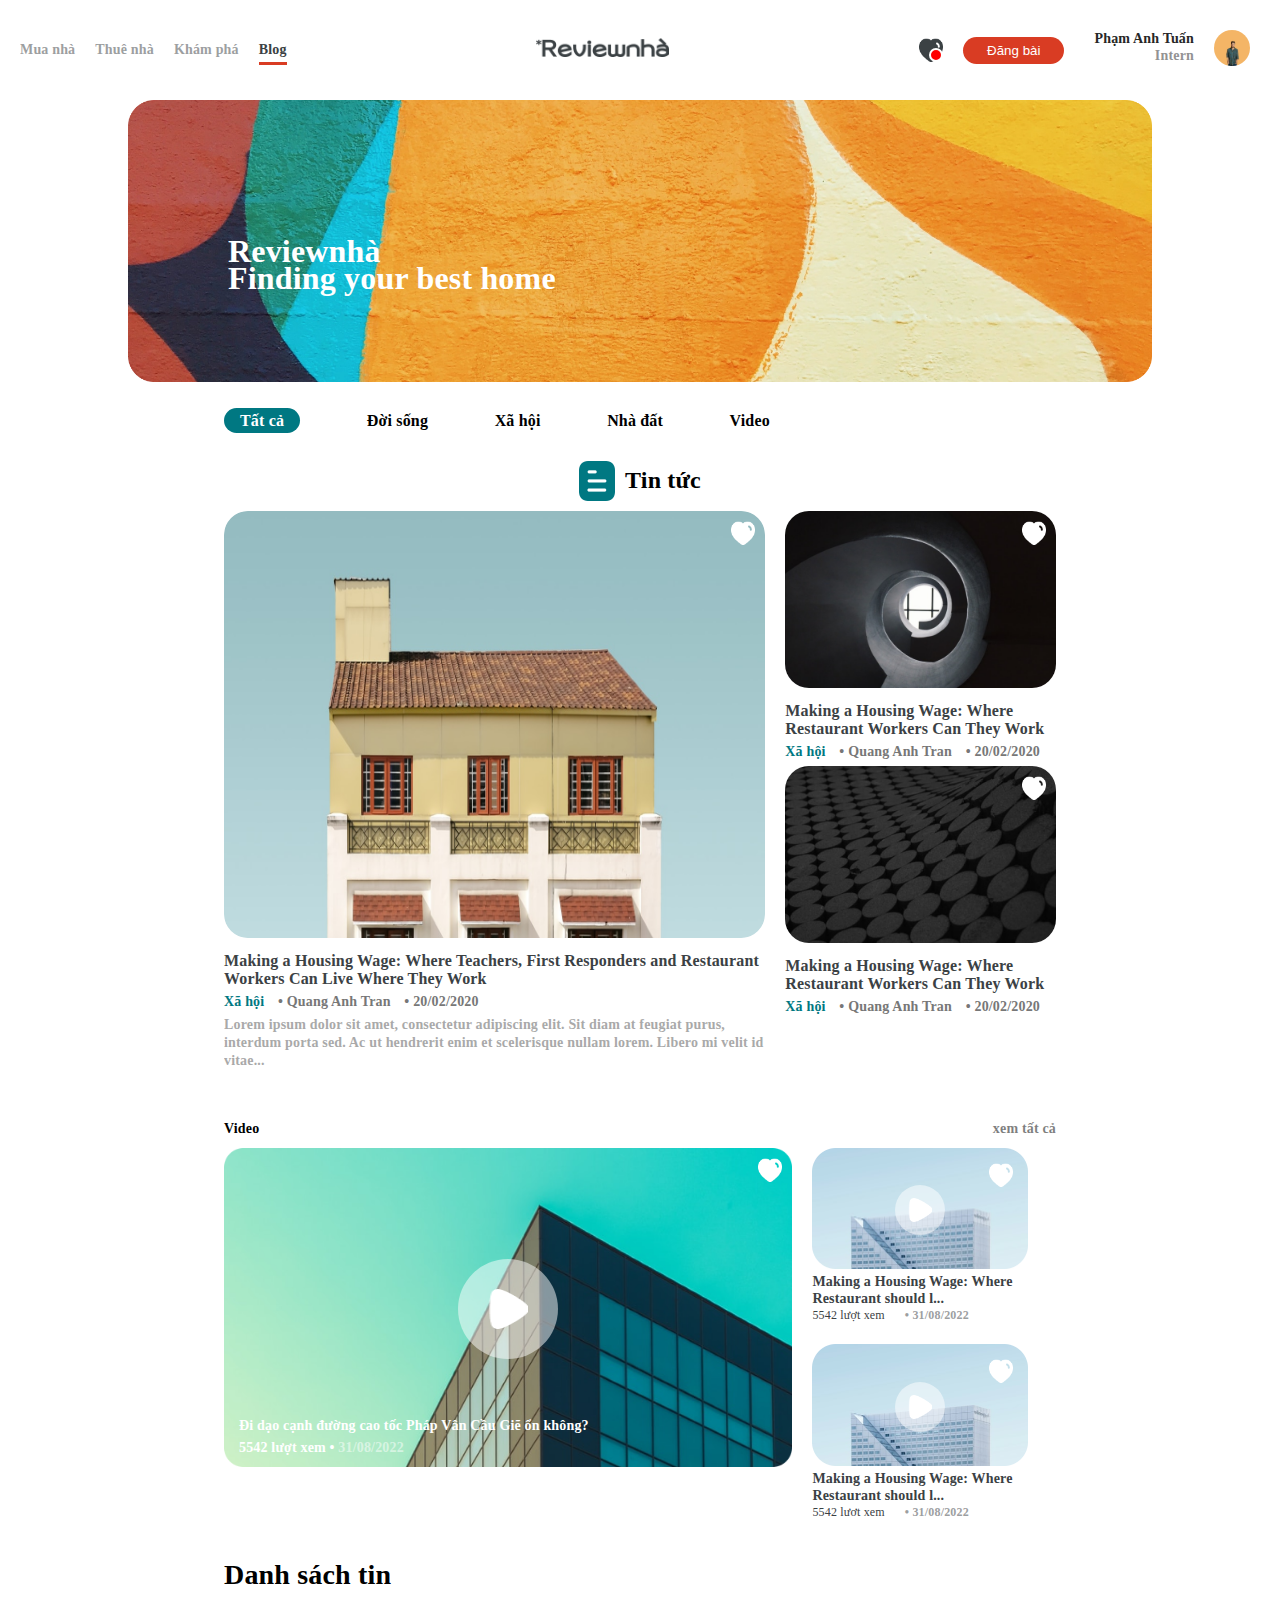
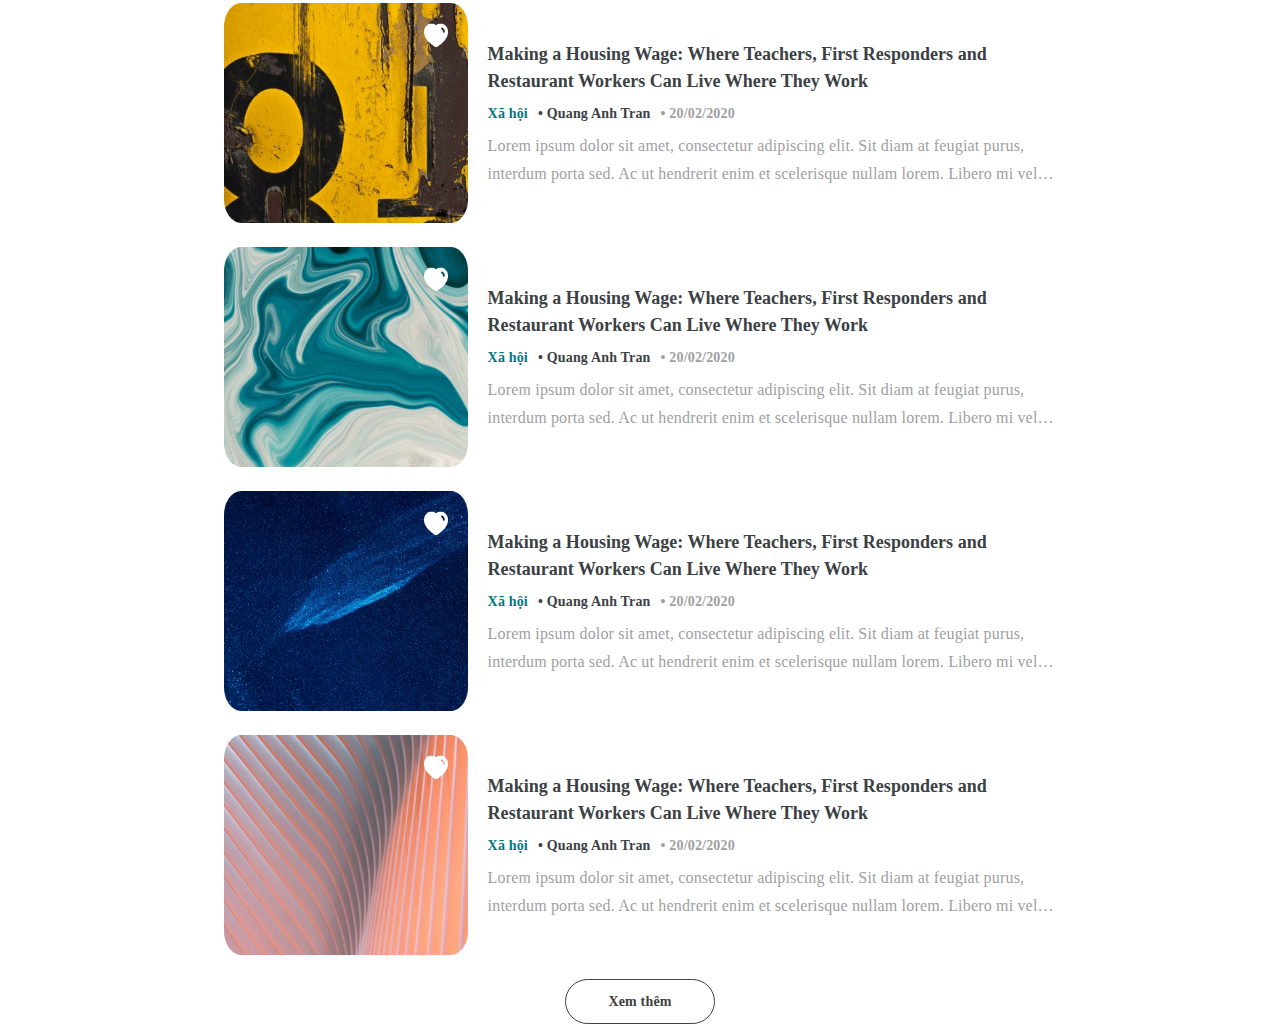
<file: index.html>
<!DOCTYPE html>
<html lang="en">
  <head>
    <meta charset="UTF-8" />
    <meta name="viewport" content="width=device-width, initial-scale=1.0" />
    <title>Intern</title>
    <link rel="stylesheet" href="./css/style.css" />
    <link rel="stylesheet" href="./css/reponsive.css" />
  </head>
  <body>
    <header>
      <div class="icon_menu">
        <img id="iconOpen" src="./images/icon/menu.png" alt="" />
        <img class="logo" src="./images/icon/logo.png" alt="" />
      </div>
      <div class="header-left">
        <ul>
          <li>
            <a href="">Mua nhà</a>
          </li>
          <li>
            <a href="">Thuê nhà</a>
          </li>
          <li>
            <a href="">Khám phá</a>
          </li>
          <li>
            <a href="" class="active">Blog</a>
          </li>
        </ul>
      </div>

      <div class="header-center">
        <img src="./images/icon/logo.png" alt="" />
      </div>

      <div class="header-right">
        <div class="logo_notifi">
          <img src="./images/icon/notify.png" alt="" />
        </div>
        <div class="logo_heart">
          <img src="./images/icon/heart-black.png" alt="" />
        </div>
        <div class="post_item">
          <button>Đăng bài</button>
        </div>
        <div class="user">
          <div class="user_left">
            <span class="">Phạm Anh Tuấn</span>
            <span class="level">Intern</span>
          </div>
          <div class="user_right">
            <img src="./images/icon/user.jpg" alt="" />
          </div>
        </div>
      </div>
    </header>

    <main>
      <section class="banner container">
        <img class="responsive" src="./images/slider/img.png" alt="" />
        <div class="text">
          <span class="title">Reviewnhà</span>
          <span class="subtitle">Finding your best home</span>
        </div>
      </section>

      <section class="menu wrapper">
        <ul>
          <li>
            <a href="" class="active">Tất cả</a>
          </li>
          <li>
            <a href="">Đời sống</a>
          </li>
          <li>
            <a href="./social.html">Xã hội</a>
          </li>
          <li class="none">
            <a href="">Nhà đất</a>
          </li>
          <li class="none">
            <a href="">Video</a>
          </li>
        </ul>
      </section>

      <section class="new wrapper">
        <div class="title">
          <p>
            <img class="responsive" src="./images/icon/list.png" alt="" />
            <span> Tin tức</span>
          </p>
        </div>

        <div class="img">
          <div class="left">
            <div class="img-icon">
              <img class="icon" src="./images/icon/heart-white.png" alt="" />
              <a href="./detail.html">
                <img class="responsive img-child" src="./images/news/main-new.png" alt="" />
              </a>
            </div>

            <div class="text">
              <a href="./detail.html">
                <div class="text__line-1">
                  Making a Housing Wage: Where Teachers, First Responders and Restaurant Workers Can Live Where They Work
                </div>
                <div class="text__line-2">
                  <span>Xã hội</span>
                  <span>Quang Anh Tran</span>
                  <span>20/02/2020</span>
                </div>
                <div class="text__line-3">
                  Lorem ipsum dolor sit amet, consectetur adipiscing elit. Sit diam at feugiat purus, interdum porta sed. Ac ut hendrerit enim et
                  scelerisque nullam lorem. Libero mi velit id vitae...
                </div>
              </a>
            </div>
          </div>

          <div class="right">
            <div class="top">
              <div class="img-icon">
                <img class="icon" src="./images/icon/heart-white.png" alt="" />
                <a href="./detail.html">
                  <img class="responsive img-child" src="./images/news/news-1.png" alt="" />
                </a>
              </div>
              <div class="text">
                <a href="./detail.html">
                  <div class="text__line-1">Making a Housing Wage: Where Restaurant Workers Can They Work</div>
                  <div class="text__line-2">
                    <span>Xã hội</span>
                    <span>Quang Anh Tran</span>
                    <span>20/02/2020</span>
                  </div>
                  <div class="text__line-3">
                    Lorem ipsum dolor sit amet, consectetur adipiscing elit. Sit diam at feugiat purus, interdum porta sed. Ac ut hendrerit enim et
                    scelerisque nullam lorem. Libero mi velit id vitae...
                  </div>
                </a>
              </div>
            </div>

            <div class="down">
              <div class="img-icon">
                <img class="icon" src="./images/icon/heart-white.png" alt="" />
                <a href="./detail.html">
                  <img class="responsive img-child" src="./images/news/new-2.png" alt="" />
                </a>
              </div>
              <div class="text">
                <a href="./detail.html">
                  <div class="text__line-1">Making a Housing Wage: Where Restaurant Workers Can They Work</div>
                  <div class="text__line-2">
                    <span>Xã hội</span>
                    <span>Quang Anh Tran</span>
                    <span>20/02/2020</span>
                  </div>
                  <div class="text__line-3">
                    Lorem ipsum dolor sit amet, consectetur adipiscing elit. Sit diam at feugiat purus, interdum porta sed. Ac ut hendrerit enim et
                    scelerisque nullam lorem. Libero mi velit id vitae...
                  </div>
                </a>
              </div>
            </div>
          </div>
        </div>
      </section>

      <section class="video wrapper">
        <div class="title">
          <span>Video</span>
          <span class="all">xem tất cả</span>
        </div>
        <div class="list-video">
          <div class="left">
            <div class="img-container">
              <img class="img-child responsive" src="./images/videos/video1.png" alt="" />
              <img class="icon heart" src="./images/icon/heart-white.png" alt="" />
              <div class="container-pause">
                <img class="icon pause" src="./images/icon/pause.png" alt="" />
              </div>
              <div class="text">
                <span>Đi dạo cạnh đường cao tốc Pháp Vân Cầu Giẽ ổn không?</span>
                <p class="view-cre_at">
                  <span class="view">5542 lượt xem</span>
                  <span class="cre_at"> 31/08/2022</span>
                </p>
              </div>
            </div>
          </div>

          <div class="right">
            <div class="video__container">
              <div class="img">
                <img class="icon heart" src="./images/icon/heart-white.png" alt="" />
                <div class="container-pause">
                  <img class="icon pause" src="./images/icon/pause.png" alt="" />
                </div>
                <img class="img-child" src="./images/videos/video2.png" alt="" />
              </div>
              <div class="text">
                <span>Making a Housing Wage: Where Restaurant should l...</span>
                <p class="view-cre_at">
                  <span class="view">5542 lượt xem</span>
                  <span class="cre_at"> 31/08/2022</span>
                </p>
              </div>
            </div>
            <div class="video__container">
              <div class="img">
                <img class="icon heart" src="./images/icon/heart-white.png" alt="" />
                <div class="container-pause">
                  <img class="icon pause" src="./images/icon/pause.png" alt="" />
                </div>
                <img class="img-child" src="./images/videos/video2.png" alt="" />
              </div>
              <div class="text">
                <span>Making a Housing Wage: Where Restaurant should l...</span>
                <p class="view-cre_at">
                  <span class="view">5542 lượt xem</span>
                  <span class="cre_at"> 31/08/2022</span>
                </p>
              </div>
            </div>
            <div class="video__container">
              <div class="img">
                <img class="icon heart" src="./images/icon/heart-white.png" alt="" />
                <div class="container-pause">
                  <img class="icon pause" src="./images/icon/pause.png" alt="" />
                </div>
                <img class="img-child" src="./images/videos/video2.png" alt="" />
              </div>
              <div class="text">
                <span>Making a Housing Wage: Where Restaurant should l...</span>
                <p class="view-cre_at">
                  <span class="view">5542 lượt xem</span>
                  <span class="cre_at"> 31/08/2022</span>
                </p>
              </div>
            </div>
            <div class="video__container">
              <div class="img">
                <img class="icon heart" src="./images/icon/heart-white.png" alt="" />
                <div class="container-pause">
                  <img class="icon pause" src="./images/icon/pause.png" alt="" />
                </div>
                <img class="img-child" src="./images/videos/video2.png" alt="" />
              </div>
              <div class="text">
                <span>Making a Housing Wage: Where Restaurant should l...</span>
                <p class="view-cre_at">
                  <span class="view">5542 lượt xem</span>
                  <span class="cre_at"> 31/08/2022</span>
                </p>
              </div>
            </div>
          </div>
        </div>
      </section>

      <div class="list__post wrapper">
        <div class="title">
          <h1>Danh sách tin</h1>
        </div>
        <div class="post__child">
          <div class="show-375px">
            <a href="./detail.html">
              <span class="text__line-1"
                >Making a Housing Wage: Where Teachers, First Responders and Restaurant Workers Can Live Where They Work</span
              >
              <div class="text__line-2">
                <span class="text__line-2__spanf">Xã hội</span>
                <span class="text__line-2__spans">Quang Anh Tran</span>
                <span class="text__line-2__spant">20/02/2020</span>
              </div>
            </a>
          </div>
          <div class="post__child-item">
            <div class="left">
              <img class="icon" src="./images/icon/heart-white.png" alt="" />
              <a href="./detail.html">
                <img class="img-child" src="./images/posts/post1.png" alt="" />
              </a>
            </div>
            <div class="right">
              <a href="./detail.html">
                <span class="text__line-1">
                  Making a Housing Wage: Where Teachers, First Responders and Restaurant Workers Can Live Where They Work
                </span>
                <div class="text__line-2">
                  <span class="text__line-2__spanf">Xã hội</span>
                  <span class="text__line-2__spans">Quang Anh Tran</span>
                  <span class="text__line-2__spant">20/02/2020</span>
                </div>
                <span class="text__line-3">
                  Lorem ipsum dolor sit amet, consectetur adipiscing elit. Sit diam at feugiat purus, interdum porta sed. Ac ut hendrerit enim et
                  scelerisque nullam lorem. Libero mi velit id vitae...
                </span>
              </a>
            </div>
          </div>
        </div>
        <div class="post__child">
          <div class="show-375px">
            <a href="./detail.html">
              <span class="text__line-1"
                >Making a Housing Wage: Where Teachers, First Responders and Restaurant Workers Can Live Where They Work</span
              >
              <div class="text__line-2">
                <span class="text__line-2__spanf">Xã hội</span>
                <span class="text__line-2__spans">Quang Anh Tran</span>
                <span class="text__line-2__spant">20/02/2020</span>
              </div>
            </a>
          </div>
          <div class="post__child-item">
            <div class="left">
              <img class="icon" src="./images/icon/heart-white.png" alt="" />
              <a href="./detail.html">
                <img class="img-child" src="./images/posts/post2.png" alt="" />
              </a>
            </div>
            <div class="right">
              <a href="./detail.html">
                <span class="text__line-1">
                  Making a Housing Wage: Where Teachers, First Responders and Restaurant Workers Can Live Where They Work
                </span>
                <div class="text__line-2">
                  <span class="text__line-2__spanf">Xã hội</span>
                  <span class="text__line-2__spans">Quang Anh Tran</span>
                  <span class="text__line-2__spant">20/02/2020</span>
                </div>
                <span class="text__line-3">
                  Lorem ipsum dolor sit amet, consectetur adipiscing elit. Sit diam at feugiat purus, interdum porta sed. Ac ut hendrerit enim et
                  scelerisque nullam lorem. Libero mi velit id vitae...
                </span>
              </a>
            </div>
          </div>
        </div>
        <div class="post__child">
          <div class="show-375px">
            <a href="./detail.html">
              <span class="text__line-1"
                >Making a Housing Wage: Where Teachers, First Responders and Restaurant Workers Can Live Where They Work</span
              >
              <div class="text__line-2">
                <span class="text__line-2__spanf">Xã hội</span>
                <span class="text__line-2__spans">Quang Anh Tran</span>
                <span class="text__line-2__spant">20/02/2020</span>
              </div>
            </a>
          </div>
          <div class="post__child-item">
            <div class="left">
              <img class="icon" src="./images/icon/heart-white.png" alt="" />
              <a href="./detail.html">
                <img class="img-child" src="./images/posts/post3.png" alt="" />
              </a>
            </div>
            <div class="right">
              <a href="./detail.html">
                <span class="text__line-1">
                  Making a Housing Wage: Where Teachers, First Responders and Restaurant Workers Can Live Where They Work
                </span>
                <div class="text__line-2">
                  <span class="text__line-2__spanf">Xã hội</span>
                  <span class="text__line-2__spans">Quang Anh Tran</span>
                  <span class="text__line-2__spant">20/02/2020</span>
                </div>
                <span class="text__line-3">
                  Lorem ipsum dolor sit amet, consectetur adipiscing elit. Sit diam at feugiat purus, interdum porta sed. Ac ut hendrerit enim et
                  scelerisque nullam lorem. Libero mi velit id vitae...
                </span>
              </a>
            </div>
          </div>
        </div>
        <div class="post__child">
          <div class="show-375px">
            <a href="./detail.html">
              <span class="text__line-1"
                >Making a Housing Wage: Where Teachers, First Responders and Restaurant Workers Can Live Where They Work</span
              >
              <div class="text__line-2">
                <span class="text__line-2__spanf">Xã hội</span>
                <span class="text__line-2__spans">Quang Anh Tran</span>
                <span class="text__line-2__spant">20/02/2020</span>
              </div>
            </a>
          </div>
          <div class="post__child-item">
            <div class="left">
              <img class="icon" src="./images/icon/heart-white.png" alt="" />
              <a href="./detail.html">
                <img class="img-child" src="./images/posts/post4.png" alt="" />
              </a>
            </div>
            <div class="right">
              <a href="./detail.html">
                <span class="text__line-1">
                  Making a Housing Wage: Where Teachers, First Responders and Restaurant Workers Can Live Where They Work
                </span>
                <div class="text__line-2">
                  <span class="text__line-2__spanf">Xã hội</span>
                  <span class="text__line-2__spans">Quang Anh Tran</span>
                  <span class="text__line-2__spant">20/02/2020</span>
                </div>
                <span class="text__line-3">
                  Lorem ipsum dolor sit amet, consectetur adipiscing elit. Sit diam at feugiat purus, interdum porta sed. Ac ut hendrerit enim et
                  scelerisque nullam lorem. Libero mi velit id vitae...
                </span>
              </a>
            </div>
          </div>
        </div>
      </div>

      <div class="more">
        <a href="./detail.html">Xem thêm</a>
      </div>
    </main>

    <div class="modal__main" id="modalMain">
      <div class="modal__header">
        <img id="iconClose" class="icon__close" src="./images/icon/close.png" alt="" />
        <img class="icon__logo" src="./images/icon/logo.png" alt="" />
      </div>
      <div>
        <div class="modal__menu">
          <ul>
            <li>
              <a href="#">Mua nhà</a>
            </li>
            <li>
              <a href="#">Thuê nhà</a>
            </li>
            <li>
              <a href="#" class="active">Khám phá</a>
            </li>
            <li>
              <a href="#">Blog</a>
            </li>
          </ul>
        </div>

        <div class="modal__btn">
          <div class="modal__btn--main">
            <a class="modal__btn-link" href="">Đăng bài</a>
          </div>
          <div class="modal__btn--secondary">
            <div class="modal__btn-item--login">
              <a class="modal__btn-link" href="">Đăng nhập</a>
            </div>
            <div class="modal__btn-item--register">
              <a class="modal__btn-link" href="">Đăng kí</a>
            </div>
          </div>
        </div>
      </div>
    </div>

    <script>
      document.getElementById("iconOpen").addEventListener("click", function () {
        let modal = document.getElementById("modalMain");
        document.querySelector("header").classList.add("hidden");
        document.querySelector("main").classList.add("hidden");
        modal.style.display = "block";
      });

      document.getElementById("iconClose").addEventListener("click", function () {
        let modal = document.getElementById("modalMain");
        modal.classList.remove("show");
        modal.style.display = "none";
        document.querySelector("header").classList.remove("hidden");
        document.querySelector("main").classList.remove("hidden");
      });
    </script>
  </body>
</html>
</file>
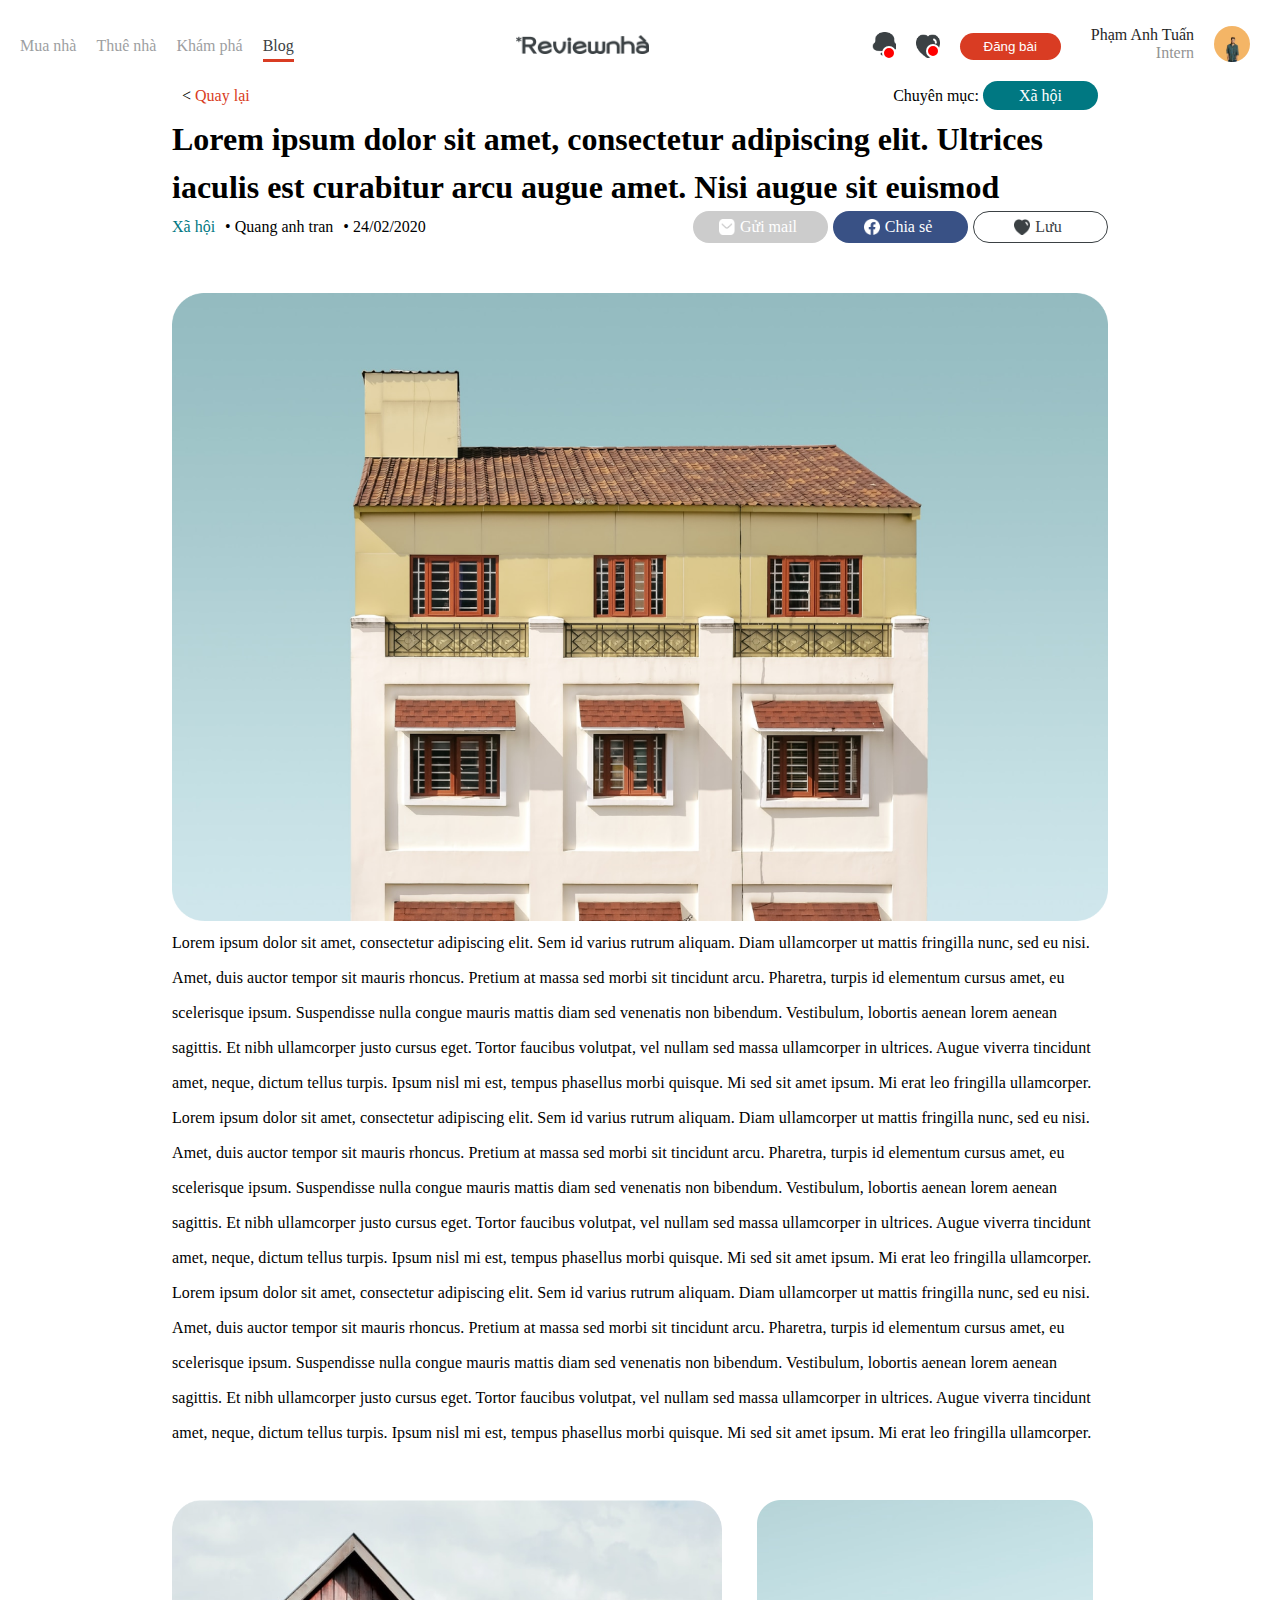
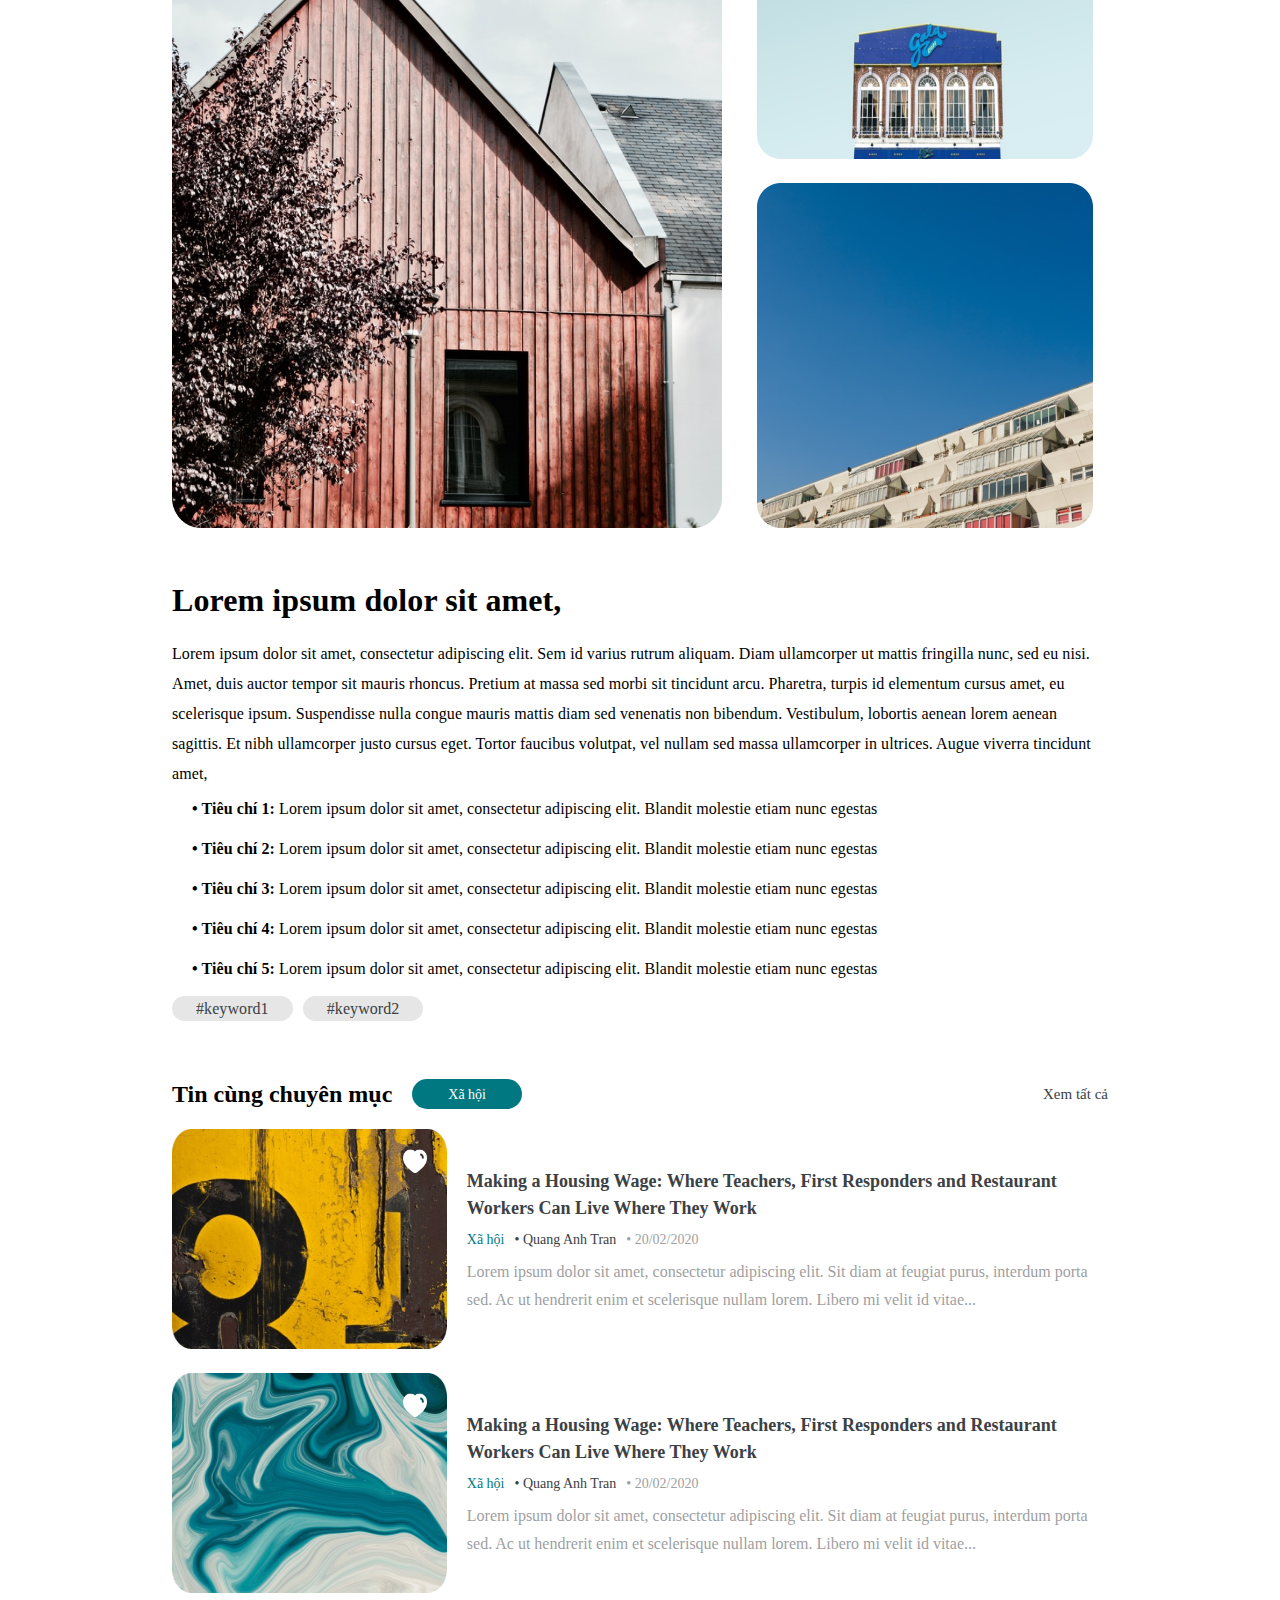
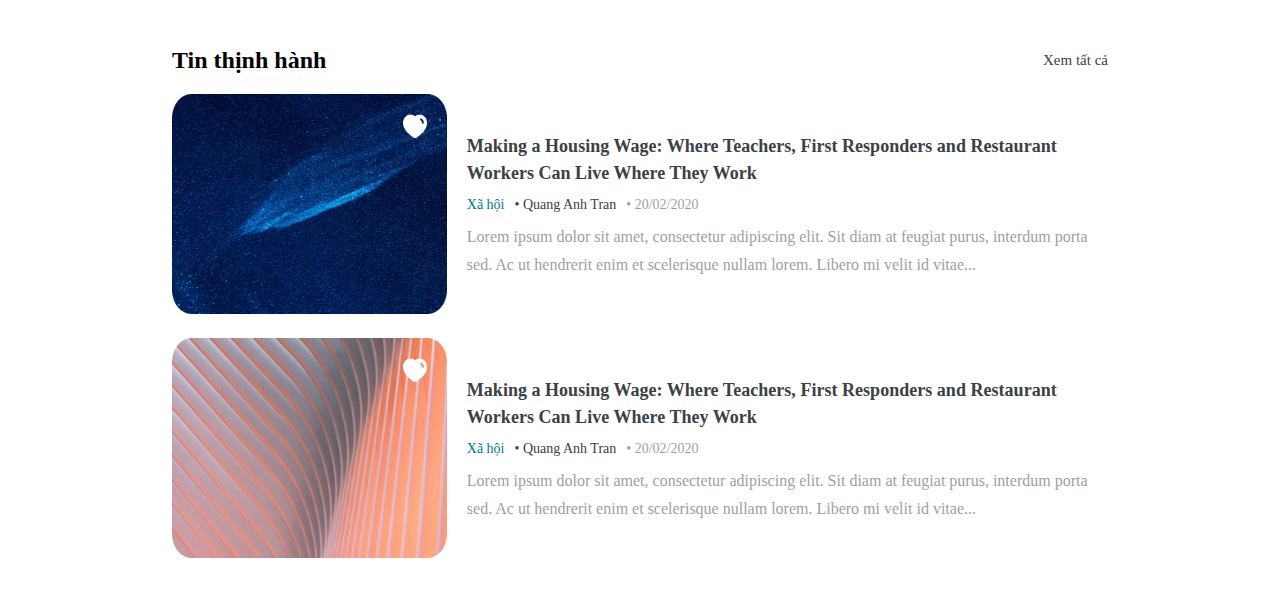
<file: detail.html>
<!DOCTYPE html>
<html lang="en">
  <head>
    <meta charset="UTF-8" />
    <meta name="viewport" content="width=device-width, initial-scale=1.0" />
    <title>Document</title>
    <link rel="stylesheet" href="./css/detail.css" />
    <link rel="stylesheet" href="./css/reponsive.css" />
  </head>
  <body>
    <header>
      <div class="icon_menu">
        <img id="iconOpen" src="./images/icon/menu.png" alt="" />
        <img class="logo" src="./images/icon/logo.png" alt="" />
      </div>
      <div class="header-left">
        <ul>
          <li>
            <a href="">Mua nhà</a>
          </li>
          <li>
            <a href="">Thuê nhà</a>
          </li>
          <li>
            <a href="">Khám phá</a>
          </li>
          <li>
            <a href="" class="active">Blog</a>
          </li>
        </ul>
      </div>

      <div class="header-center">
        <img src="./images/icon/logo.png" alt="" />
      </div>

      <div class="header-right">
        <div class="logo_notifi">
          <img src="./images/icon/notify.png" alt="" />
        </div>
        <div class="logo_heart">
          <img src="./images/icon/heart-black.png" alt="" />
        </div>
        <div class="post_item">
          <button>Đăng bài</button>
        </div>
        <div class="user">
          <div class="user_left">
            <span class="">Phạm Anh Tuấn</span>
            <span class="level">Intern</span>
          </div>
          <div class="user_right">
            <img src="./images/icon/user.jpg" alt="" />
          </div>
        </div>
      </div>
    </header>

    <main>
      <section class="ss__1">
        <div class="line__1">
          <div class="return">&#60; <a>Quay lại</a></div>
          <div class="cate">
            <span>Chuyên mục:</span>
            <div class="cate__child">
              <a href="#">Xã hội</a>
            </div>
          </div>
        </div>

        <div class="line__2">
          <p>Lorem ipsum dolor sit amet, consectetur adipiscing elit. Ultrices iaculis est curabitur arcu augue amet. Nisi augue sit euismod</p>
        </div>

        <div class="line__3">
          <ul class="info">
            <li>
              <a href="#">Xã hội</a>
            </li>
            <li>Quang anh tran</li>
            <li>24/02/2020</li>
          </ul>
          <ul class="function">
            <li class="mail">
              <a href="./index.html"> <img src="./images/icon/mail.png" alt="" /> <span>Gửi mail</span></a>
            </li>
            <li class="share">
              <a href="./index.html"> <img src="./images/icon/facebook.png" alt="" /> <span>Chia sẻ</span> </a>
            </li>
            <li class="save">
              <a href="./index.html"><img src="./images/icon/heart-black.png" alt="" /> <span>Lưu</span></a>
            </li>
          </ul>
        </div>
      </section>

      <section class="banner">
        <img class="responsive" src="./images/news/img.png" alt="" />
        <p>
          Lorem ipsum dolor sit amet, consectetur adipiscing elit. Sem id varius rutrum aliquam. Diam ullamcorper ut mattis fringilla nunc, sed eu
          nisi. Amet, duis auctor tempor sit mauris rhoncus. Pretium at massa sed morbi sit tincidunt arcu. Pharetra, turpis id elementum cursus amet,
          eu scelerisque ipsum. Suspendisse nulla congue mauris mattis diam sed venenatis non bibendum. Vestibulum, lobortis aenean lorem aenean
          sagittis. Et nibh ullamcorper justo cursus eget. Tortor faucibus volutpat, vel nullam sed massa ullamcorper in ultrices. Augue viverra
          tincidunt amet, neque, dictum tellus turpis. Ipsum nisl mi est, tempus phasellus morbi quisque. Mi sed sit amet ipsum. Mi erat leo fringilla
          ullamcorper.
        </p>
        <p>
          Lorem ipsum dolor sit amet, consectetur adipiscing elit. Sem id varius rutrum aliquam. Diam ullamcorper ut mattis fringilla nunc, sed eu
          nisi. Amet, duis auctor tempor sit mauris rhoncus. Pretium at massa sed morbi sit tincidunt arcu. Pharetra, turpis id elementum cursus amet,
          eu scelerisque ipsum. Suspendisse nulla congue mauris mattis diam sed venenatis non bibendum. Vestibulum, lobortis aenean lorem aenean
          sagittis. Et nibh ullamcorper justo cursus eget. Tortor faucibus volutpat, vel nullam sed massa ullamcorper in ultrices. Augue viverra
          tincidunt amet, neque, dictum tellus turpis. Ipsum nisl mi est, tempus phasellus morbi quisque. Mi sed sit amet ipsum. Mi erat leo fringilla
          ullamcorper.
        </p>
        <p>
          Lorem ipsum dolor sit amet, consectetur adipiscing elit. Sem id varius rutrum aliquam. Diam ullamcorper ut mattis fringilla nunc, sed eu
          nisi. Amet, duis auctor tempor sit mauris rhoncus. Pretium at massa sed morbi sit tincidunt arcu. Pharetra, turpis id elementum cursus amet,
          eu scelerisque ipsum. Suspendisse nulla congue mauris mattis diam sed venenatis non bibendum. Vestibulum, lobortis aenean lorem aenean
          sagittis. Et nibh ullamcorper justo cursus eget. Tortor faucibus volutpat, vel nullam sed massa ullamcorper in ultrices. Augue viverra
          tincidunt amet, neque, dictum tellus turpis. Ipsum nisl mi est, tempus phasellus morbi quisque. Mi sed sit amet ipsum. Mi erat leo fringilla
          ullamcorper.
        </p>
      </section>

      <section class="ss__img">
        <div class="left">
          <img class="responsive" src="./images/news/img_1.png" alt="" />
        </div>
        <div class="right">
          <div class="top">
            <img class="responsive" src="images/news/img_2.png" alt="" />
          </div>
          <div class="down">
            <img class="responsive" src="./images/news/img_3.png" alt="" />
          </div>
        </div>
      </section>

      <section class="criteria">
        <h1>Lorem ipsum dolor sit amet,</h1>
        <p>
          Lorem ipsum dolor sit amet, consectetur adipiscing elit. Sem id varius rutrum aliquam. Diam ullamcorper ut mattis fringilla nunc, sed eu
          nisi. Amet, duis auctor tempor sit mauris rhoncus. Pretium at massa sed morbi sit tincidunt arcu. Pharetra, turpis id elementum cursus amet,
          eu scelerisque ipsum. Suspendisse nulla congue mauris mattis diam sed venenatis non bibendum. Vestibulum, lobortis aenean lorem aenean
          sagittis. Et nibh ullamcorper justo cursus eget. Tortor faucibus volutpat, vel nullam sed massa ullamcorper in ultrices. Augue viverra
          tincidunt amet,
        </p>
        <ul class="criteria-ul">
          <li>
            <h4 style="display: inline">Tiêu chí 1:</h4>
            <span>Lorem ipsum dolor sit amet, consectetur adipiscing elit. Blandit molestie etiam nunc egestas</span>
          </li>
          <li>
            <h4 style="display: inline">Tiêu chí 2:</h4>
            <span>Lorem ipsum dolor sit amet, consectetur adipiscing elit. Blandit molestie etiam nunc egestas</span>
          </li>
          <li>
            <h4 style="display: inline">Tiêu chí 3:</h4>
            <span>Lorem ipsum dolor sit amet, consectetur adipiscing elit. Blandit molestie etiam nunc egestas</span>
          </li>
          <li>
            <h4 style="display: inline">Tiêu chí 4:</h4>
            <span>Lorem ipsum dolor sit amet, consectetur adipiscing elit. Blandit molestie etiam nunc egestas</span>
          </li>
          <li>
            <h4 style="display: inline">Tiêu chí 5:</h4>
            <span>Lorem ipsum dolor sit amet, consectetur adipiscing elit. Blandit molestie etiam nunc egestas</span>
          </li>
        </ul>

        <ul class="keyword">
          <li>
            <a href="#">#keyword1</a>
          </li>
          <li>
            <a href="#">#keyword2</a>
          </li>
        </ul>
      </section>

      <div class="list__post">
        <div class="related-news">
          <div class="related-news__section">
            <h2 class="related-news__title">Tin cùng chuyên mục</h2>
            <div class="border">
              <a class="related-news__link" href="#">Xã hội</a>
            </div>
          </div>
          <div class="related-news__section">
            <a href="#" class="show-375px"> > </a>
            <a href="#" class="related-news__view-all">Xem tất cả</a>
          </div>
        </div>
        <div class="post__child">
          <div class="show-375px">
            <a href="#">
              <span class="text__line-1"
                >Making a Housing Wage: Where Teachers, First Responders and Restaurant Workers Can Live Where They Work</span
              >
              <div class="text__line-2">
                <span class="text__line-2__spanf">Xã hội</span>
                <span class="text__line-2__spans">Quang Anh Tran</span>
                <span class="text__line-2__spant">20/02/2020</span>
              </div>
            </a>
          </div>
          <div class="post__child-item">
            <div class="left">
              <img class="icon" src="./images/icon/heart-white.png" alt="" />
              <a href="#">
                <img class="img-child" src="./images/posts/post1.png" alt="" />
              </a>
            </div>
            <div class="right">
              <a href="">
                <span class="text__line-1">
                  Making a Housing Wage: Where Teachers, First Responders and Restaurant Workers Can Live Where They Work
                </span>
                <div class="text__line-2">
                  <span class="text__line-2__spanf">Xã hội</span>
                  <span class="text__line-2__spans">Quang Anh Tran</span>
                  <span class="text__line-2__spant">20/02/2020</span>
                </div>
                <span class="text__line-3">
                  Lorem ipsum dolor sit amet, consectetur adipiscing elit. Sit diam at feugiat purus, interdum porta sed. Ac ut hendrerit enim et
                  scelerisque nullam lorem. Libero mi velit id vitae...
                </span>
              </a>
            </div>
          </div>
        </div>
        <div class="post__child">
          <div class="show-375px">
            <a href="#">
              <span class="text__line-1"
                >Making a Housing Wage: Where Teachers, First Responders and Restaurant Workers Can Live Where They Work</span
              >
              <div class="text__line-2">
                <span class="text__line-2__spanf">Xã hội</span>
                <span class="text__line-2__spans">Quang Anh Tran</span>
                <span class="text__line-2__spant">20/02/2020</span>
              </div>
            </a>
          </div>
          <div class="post__child-item">
            <div class="left">
              <img class="icon" src="./images/icon/heart-white.png" alt="" />
              <a href="#">
                <img class="img-child" src="./images/posts/post2.png" alt="" />
              </a>
            </div>
            <div class="right">
              <a href="">
                <span class="text__line-1">
                  Making a Housing Wage: Where Teachers, First Responders and Restaurant Workers Can Live Where They Work
                </span>
                <div class="text__line-2">
                  <span class="text__line-2__spanf">Xã hội</span>
                  <span class="text__line-2__spans">Quang Anh Tran</span>
                  <span class="text__line-2__spant">20/02/2020</span>
                </div>
                <span class="text__line-3">
                  Lorem ipsum dolor sit amet, consectetur adipiscing elit. Sit diam at feugiat purus, interdum porta sed. Ac ut hendrerit enim et
                  scelerisque nullam lorem. Libero mi velit id vitae...
                </span>
              </a>
            </div>
          </div>
        </div>
      </div>

      <div class="list__post">
        <div class="related-news">
          <div class="related-news__section">
            <h2 class="related-news__title">Tin thịnh hành</h2>
          </div>
          <div class="related-news__section">
            <a href="#" class="show-375px"> > </a>
            <a href="#" class="related-news__view-all">Xem tất cả</a>
          </div>
        </div>
        <div class="post__child">
          <div class="show-375px">
            <a href="#">
              <span class="text__line-1"
                >Making a Housing Wage: Where Teachers, First Responders and Restaurant Workers Can Live Where They Work</span
              >
              <div class="text__line-2">
                <span class="text__line-2__spanf">Xã hội</span>
                <span class="text__line-2__spans">Quang Anh Tran</span>
                <span class="text__line-2__spant">20/02/2020</span>
              </div>
            </a>
          </div>
          <div class="post__child-item">
            <div class="left">
              <img class="icon" src="./images/icon/heart-white.png" alt="" />
              <a href="#">
                <img class="img-child" src="./images/posts/post3.png" alt="" />
              </a>
            </div>
            <div class="right">
              <a href="">
                <span class="text__line-1">
                  Making a Housing Wage: Where Teachers, First Responders and Restaurant Workers Can Live Where They Work
                </span>
                <div class="text__line-2">
                  <span class="text__line-2__spanf">Xã hội</span>
                  <span class="text__line-2__spans">Quang Anh Tran</span>
                  <span class="text__line-2__spant">20/02/2020</span>
                </div>
                <span class="text__line-3">
                  Lorem ipsum dolor sit amet, consectetur adipiscing elit. Sit diam at feugiat purus, interdum porta sed. Ac ut hendrerit enim et
                  scelerisque nullam lorem. Libero mi velit id vitae...
                </span>
              </a>
            </div>
          </div>
        </div>
        <div class="post__child">
          <div class="show-375px">
            <a href="#">
              <span class="text__line-1"
                >Making a Housing Wage: Where Teachers, First Responders and Restaurant Workers Can Live Where They Work</span
              >
              <div class="text__line-2">
                <span class="text__line-2__spanf">Xã hội</span>
                <span class="text__line-2__spans">Quang Anh Tran</span>
                <span class="text__line-2__spant">20/02/2020</span>
              </div>
            </a>
          </div>
          <div class="post__child-item">
            <div class="left">
              <img class="icon" src="./images/icon/heart-white.png" alt="" />
              <a href="#">
                <img class="img-child" src="./images/posts/post4.png" alt="" />
              </a>
            </div>
            <div class="right">
              <a href="">
                <span class="text__line-1">
                  Making a Housing Wage: Where Teachers, First Responders and Restaurant Workers Can Live Where They Work
                </span>
                <div class="text__line-2">
                  <span class="text__line-2__spanf">Xã hội</span>
                  <span class="text__line-2__spans">Quang Anh Tran</span>
                  <span class="text__line-2__spant">20/02/2020</span>
                </div>
                <span class="text__line-3">
                  Lorem ipsum dolor sit amet, consectetur adipiscing elit. Sit diam at feugiat purus, interdum porta sed. Ac ut hendrerit enim et
                  scelerisque nullam lorem. Libero mi velit id vitae...
                </span>
              </a>
            </div>
          </div>
        </div>
      </div>
    </main>

    <div class="modal__main" id="modalMain">
      <div class="modal__header">
        <img id="iconClose" class="icon__close" src="./images/icon/close.png" alt="" />
        <img class="icon__logo" src="./images/icon/logo.png" alt="" />
      </div>
      <div>
        <div class="modal__menu">
          <ul>
            <li>
              <a href="#">Mua nhà</a>
            </li>
            <li>
              <a href="#">Thuê nhà</a>
            </li>
            <li>
              <a href="#" class="active">Khám phá</a>
            </li>
            <li>
              <a href="#">Blog</a>
            </li>
          </ul>
        </div>

        <div class="modal__btn">
          <div class="modal__btn--main">
            <a class="modal__btn-link" href="">Đăng bài</a>
          </div>
          <div class="modal__btn--secondary">
            <div class="modal__btn-item--login">
              <a class="modal__btn-link" href="">Đăng nhập</a>
            </div>
            <div class="modal__btn-item--register">
              <a class="modal__btn-link" href="">Đăng kí</a>
            </div>
          </div>
        </div>
      </div>
    </div>

    <script>
      document.getElementById("iconOpen").addEventListener("click", function () {
        let modal = document.getElementById("modalMain");
        document.querySelector("header").classList.add("hidden");
        document.querySelector("main").classList.add("hidden");
        modal.style.display = "block";
      });

      document.getElementById("iconClose").addEventListener("click", function () {
        let modal = document.getElementById("modalMain");
        modal.classList.remove("show");
        modal.style.display = "none";
        document.querySelector("header").classList.remove("hidden");
        document.querySelector("main").classList.remove("hidden");
      });
    </script>
  </body>
</html>
</file>
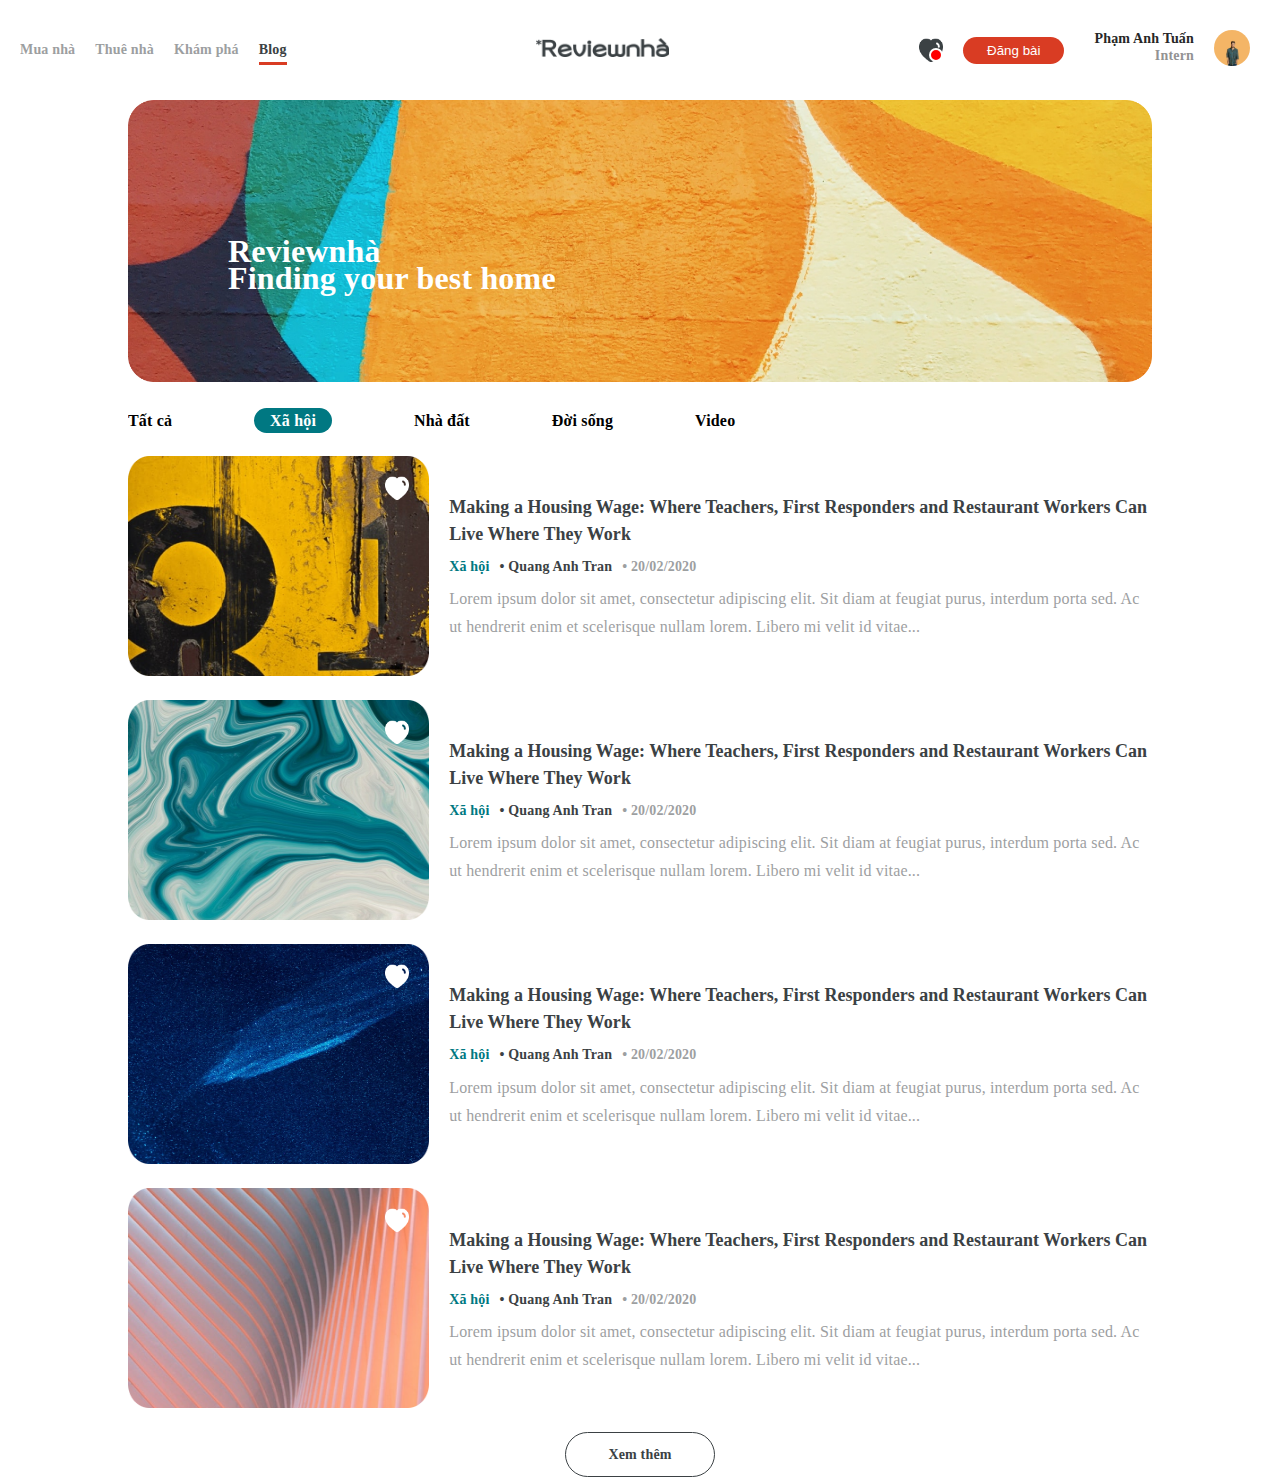
<file: social.html>
<!DOCTYPE html>
<html lang="en">
  <head>
    <meta charset="UTF-8" />
    <meta name="viewport" content="width=device-width, initial-scale=1.0" />
    <title>Document</title>
    <link rel="stylesheet" href="./css/style.css" />
    <link rel="stylesheet" href="./css/reponsive.css" />
  </head>
  <body>
    <header>
      <div class="icon_menu">
        <img src="./images/icon/menu.png" alt="" />
        <img class="logo" src="./images/icon/logo.png" alt="" />
      </div>
      <div class="header-left">
        <ul>
          <li>
            <a href="">Mua nhà</a>
          </li>
          <li>
            <a href="">Thuê nhà</a>
          </li>
          <li>
            <a href="">Khám phá</a>
          </li>
          <li>
            <a href="" class="active">Blog</a>
          </li>
        </ul>
      </div>

      <div class="header-center">
        <img src="./images/icon/logo.png" alt="" />
      </div>

      <div class="header-right">
        <div class="logo_notifi">
          <img src="./images/icon/notify.png" alt="" />
        </div>
        <div class="logo_heart">
          <img src="./images/icon/heart-black.png" alt="" />
        </div>
        <div class="post_item">
          <button>Đăng bài</button>
        </div>
        <div class="user">
          <div class="user_left">
            <span class="">Phạm Anh Tuấn</span>
            <span class="level">Intern</span>
          </div>
          <div class="user_right">
            <img src="./images/icon/user.jpg" alt="" />
          </div>
        </div>
      </div>
    </header>

    <main>
      <section class="banner container">
        <img class="responsive" src="./images/slider/img.png" alt="" />
        <div class="text">
          <span class="title">Reviewnhà</span>
          <span class="subtitle">Finding your best home</span>
        </div>
      </section>

      <section class="menu container">
        <ul>
          <li>
            <a href="">Tất cả</a>
          </li>
          <li>
            <a href="" class="active">Xã hội</a>
          </li>
          <li class="none">
            <a href="">Nhà đất</a>
          </li>
          <li>
            <a href="">Đời sống</a>
          </li>
          <li class="none">
            <a href="">Video</a>
          </li>
        </ul>
      </section>

      <div class="list__post container" style="margin-top: 15px">
        <div class="post__child">
          <div class="show-375px">
            <a href="./detail.html">
              <span class="text__line-1"
                >Making a Housing Wage: Where Teachers, First Responders and Restaurant Workers Can Live Where They Work</span
              >
              <div class="text__line-2">
                <span class="text__line-2__spanf">Xã hội</span>
                <span class="text__line-2__spans">Quang Anh Tran</span>
                <span class="text__line-2__spant">20/02/2020</span>
              </div>
            </a>
          </div>
          <div class="post__child-item">
            <div class="left">
              <img class="icon" src="./images/icon/heart-white.png" alt="" />
              <a href="./detail.html">
                <img class="img-child" src="./images/posts/post1.png" alt="" />
              </a>
            </div>
            <div class="right">
              <a href="./detail.html">
                <span class="text__line-1">
                  Making a Housing Wage: Where Teachers, First Responders and Restaurant Workers Can Live Where They Work
                </span>
                <div class="text__line-2">
                  <span class="text__line-2__spanf">Xã hội</span>
                  <span class="text__line-2__spans">Quang Anh Tran</span>
                  <span class="text__line-2__spant">20/02/2020</span>
                </div>
                <span class="text__line-3">
                  Lorem ipsum dolor sit amet, consectetur adipiscing elit. Sit diam at feugiat purus, interdum porta sed. Ac ut hendrerit enim et
                  scelerisque nullam lorem. Libero mi velit id vitae...
                </span>
              </a>
            </div>
          </div>
        </div>
        <div class="post__child">
          <div class="show-375px">
            <a href="./detail.html">
              <span class="text__line-1"
                >Making a Housing Wage: Where Teachers, First Responders and Restaurant Workers Can Live Where They Work</span
              >
              <div class="text__line-2">
                <span class="text__line-2__spanf">Xã hội</span>
                <span class="text__line-2__spans">Quang Anh Tran</span>
                <span class="text__line-2__spant">20/02/2020</span>
              </div>
            </a>
          </div>
          <div class="post__child-item">
            <div class="left">
              <img class="icon" src="./images/icon/heart-white.png" alt="" />
              <a href="./detail.html">
                <img class="img-child" src="./images/posts/post2.png" alt="" />
              </a>
            </div>
            <div class="right">
              <a href="./detail.html">
                <span class="text__line-1">
                  Making a Housing Wage: Where Teachers, First Responders and Restaurant Workers Can Live Where They Work
                </span>
                <div class="text__line-2">
                  <span class="text__line-2__spanf">Xã hội</span>
                  <span class="text__line-2__spans">Quang Anh Tran</span>
                  <span class="text__line-2__spant">20/02/2020</span>
                </div>
                <span class="text__line-3">
                  Lorem ipsum dolor sit amet, consectetur adipiscing elit. Sit diam at feugiat purus, interdum porta sed. Ac ut hendrerit enim et
                  scelerisque nullam lorem. Libero mi velit id vitae...
                </span>
              </a>
            </div>
          </div>
        </div>
        <div class="post__child">
          <div class="show-375px">
            <a href="./detail.html">
              <span class="text__line-1"
                >Making a Housing Wage: Where Teachers, First Responders and Restaurant Workers Can Live Where They Work</span
              >
              <div class="text__line-2">
                <span class="text__line-2__spanf">Xã hội</span>
                <span class="text__line-2__spans">Quang Anh Tran</span>
                <span class="text__line-2__spant">20/02/2020</span>
              </div>
            </a>
          </div>
          <div class="post__child-item">
            <div class="left">
              <img class="icon" src="./images/icon/heart-white.png" alt="" />
              <a href="./detail.html">
                <img class="img-child" src="./images/posts/post3.png" alt="" />
              </a>
            </div>
            <div class="right">
              <a href="./detail.html">
                <span class="text__line-1">
                  Making a Housing Wage: Where Teachers, First Responders and Restaurant Workers Can Live Where They Work
                </span>
                <div class="text__line-2">
                  <span class="text__line-2__spanf">Xã hội</span>
                  <span class="text__line-2__spans">Quang Anh Tran</span>
                  <span class="text__line-2__spant">20/02/2020</span>
                </div>
                <span class="text__line-3">
                  Lorem ipsum dolor sit amet, consectetur adipiscing elit. Sit diam at feugiat purus, interdum porta sed. Ac ut hendrerit enim et
                  scelerisque nullam lorem. Libero mi velit id vitae...
                </span>
              </a>
            </div>
          </div>
        </div>
        <div class="post__child">
          <div class="show-375px">
            <a href="./detail.html">
              <span class="text__line-1"
                >Making a Housing Wage: Where Teachers, First Responders and Restaurant Workers Can Live Where They Work</span
              >
              <div class="text__line-2">
                <span class="text__line-2__spanf">Xã hội</span>
                <span class="text__line-2__spans">Quang Anh Tran</span>
                <span class="text__line-2__spant">20/02/2020</span>
              </div>
            </a>
          </div>
          <div class="post__child-item">
            <div class="left">
              <img class="icon" src="./images/icon/heart-white.png" alt="" />
              <a href="./detail.html">
                <img class="img-child" src="./images/posts/post4.png" alt="" />
              </a>
            </div>
            <div class="right">
              <a href="./detail.html">
                <span class="text__line-1">
                  Making a Housing Wage: Where Teachers, First Responders and Restaurant Workers Can Live Where They Work
                </span>
                <div class="text__line-2">
                  <span class="text__line-2__spanf">Xã hội</span>
                  <span class="text__line-2__spans">Quang Anh Tran</span>
                  <span class="text__line-2__spant">20/02/2020</span>
                </div>
                <span class="text__line-3">
                  Lorem ipsum dolor sit amet, consectetur adipiscing elit. Sit diam at feugiat purus, interdum porta sed. Ac ut hendrerit enim et
                  scelerisque nullam lorem. Libero mi velit id vitae...
                </span>
              </a>
            </div>
          </div>
        </div>
      </div>

      <div class="more">
        <a href="#">Xem thêm</a>
      </div>
    </main>
  </body>
</html>
</file>
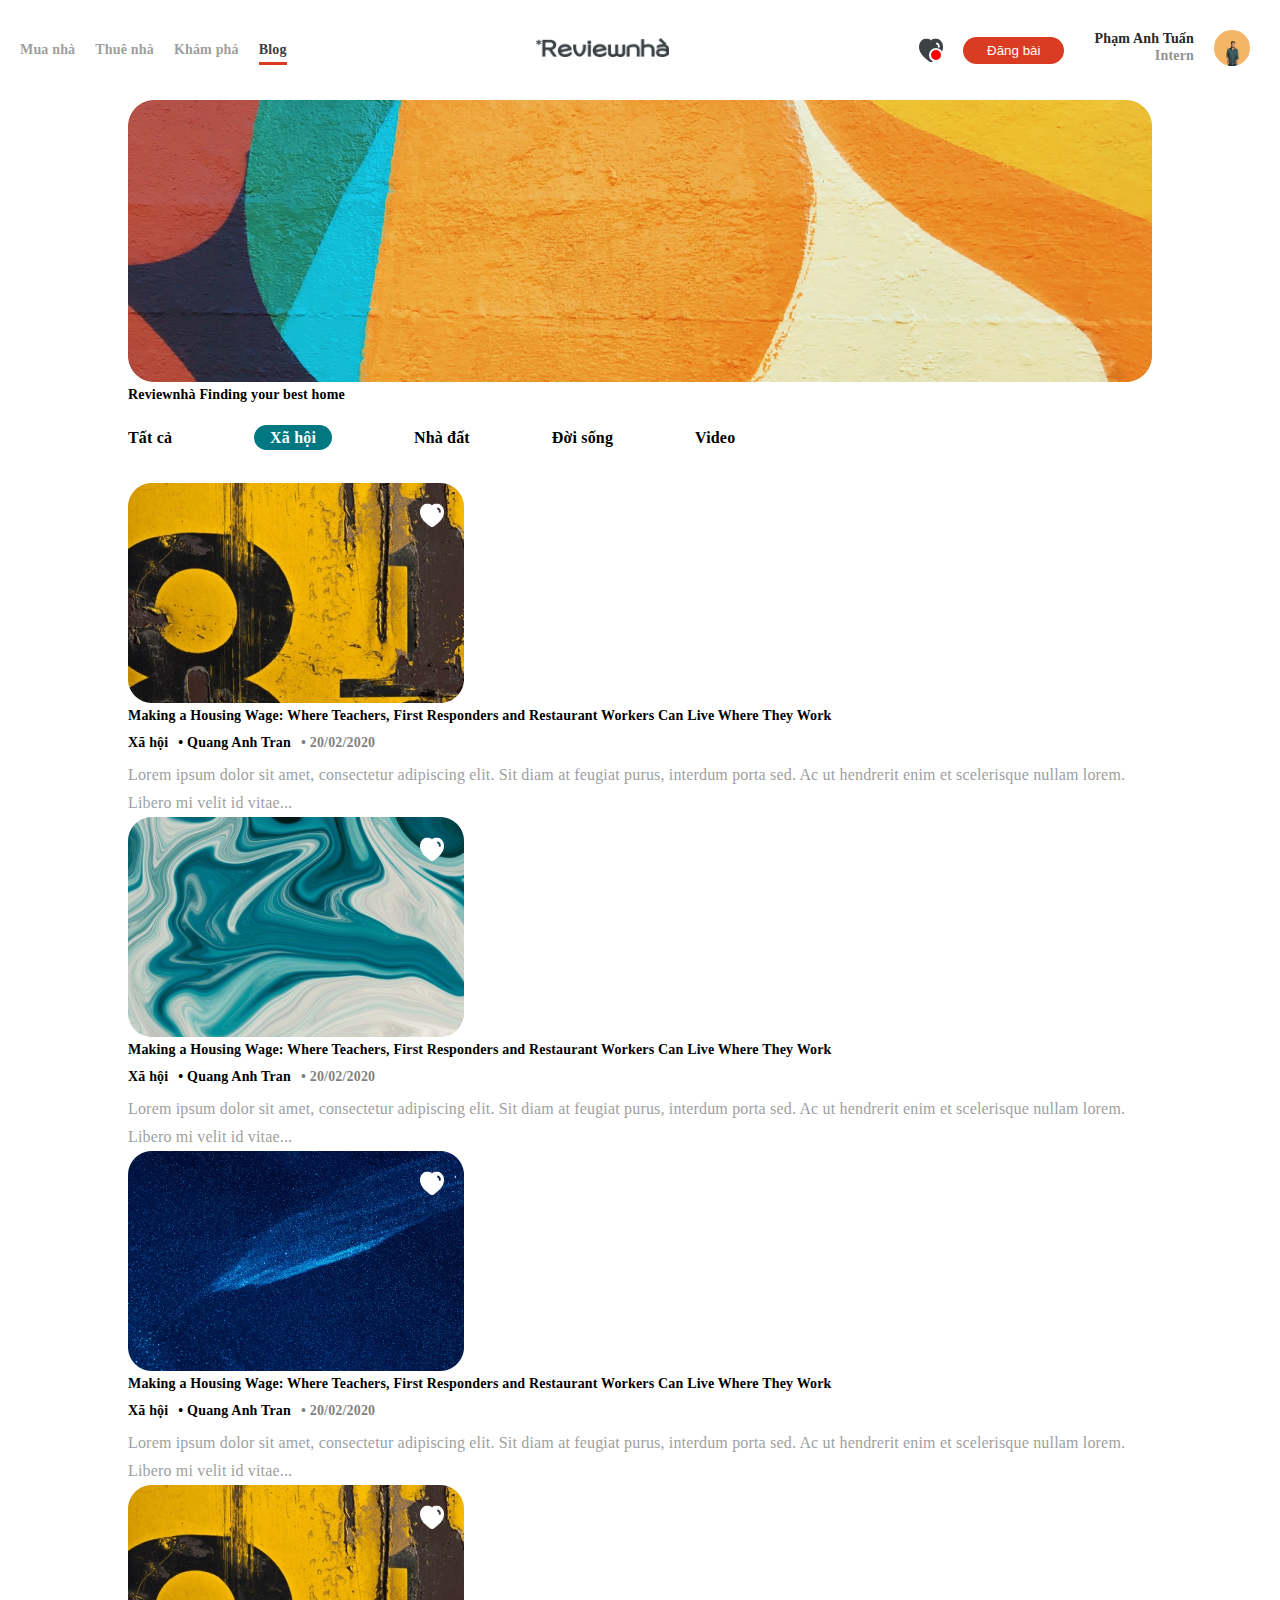
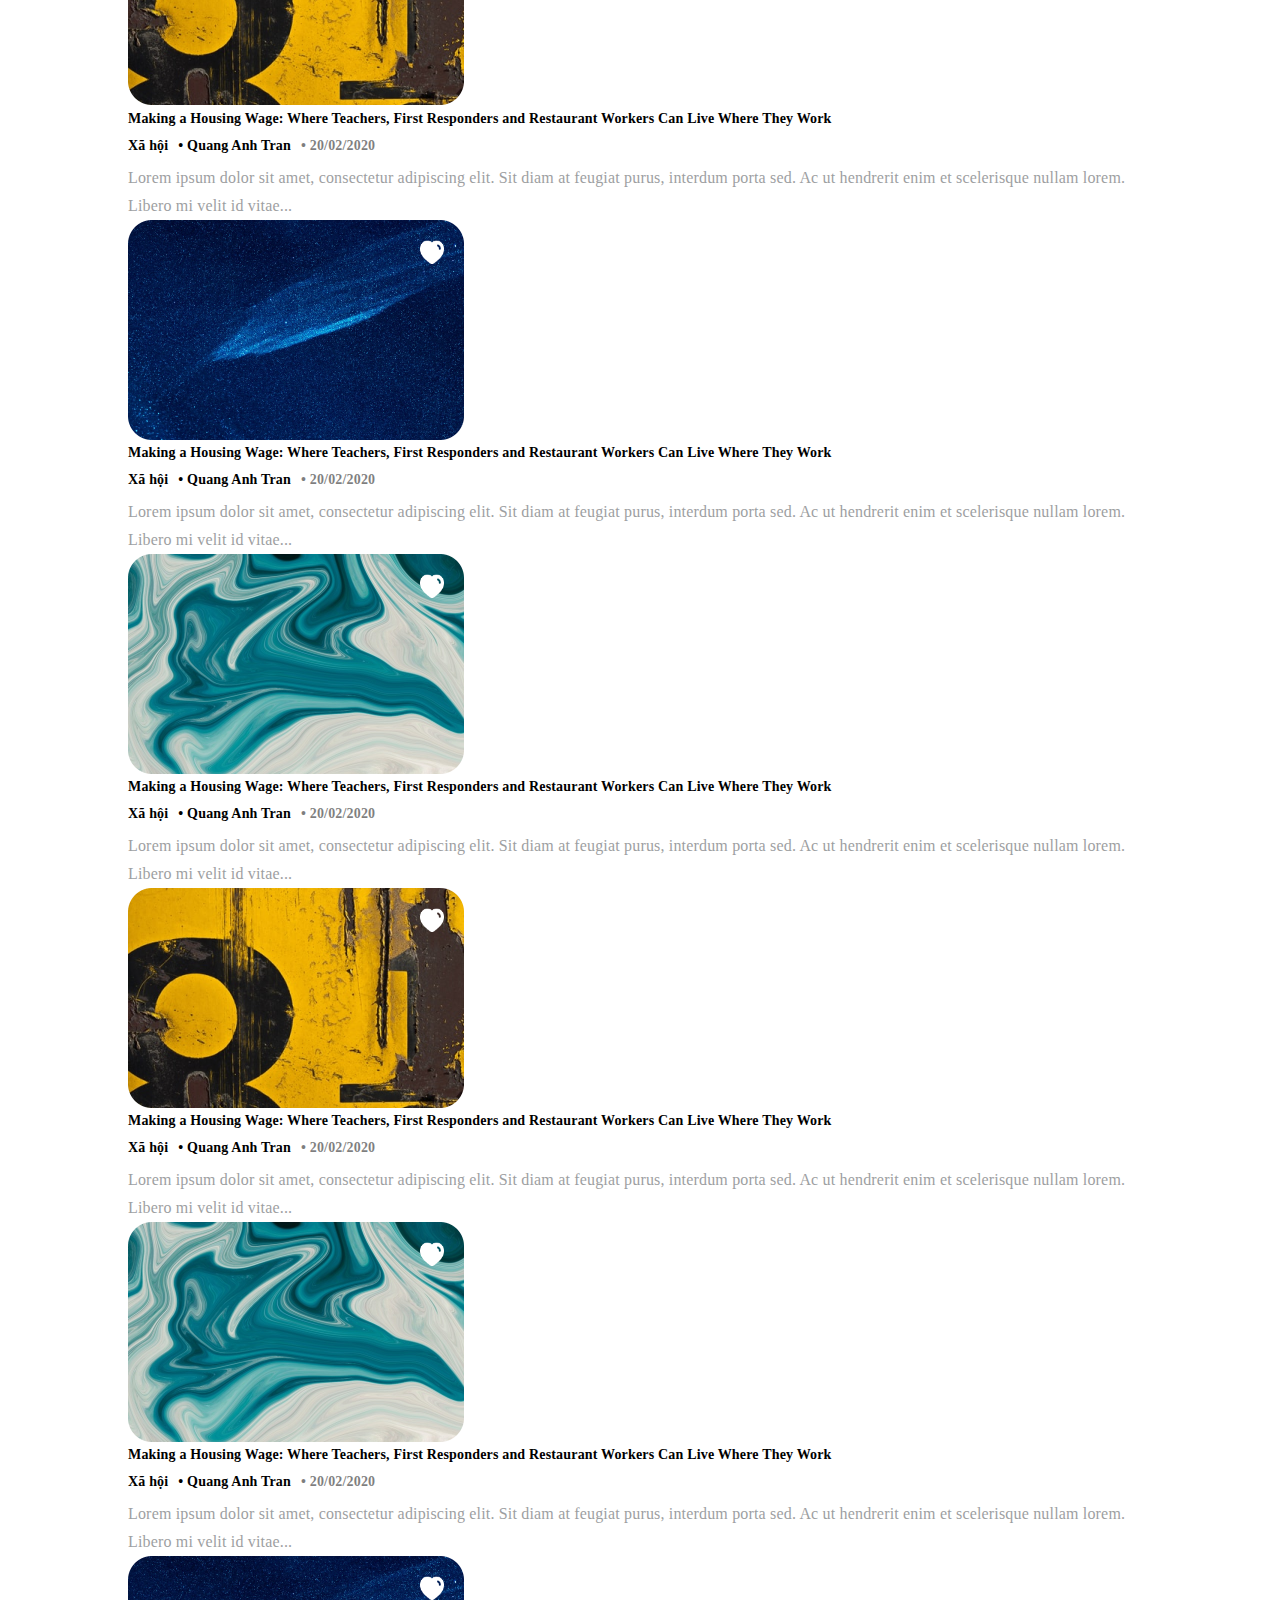
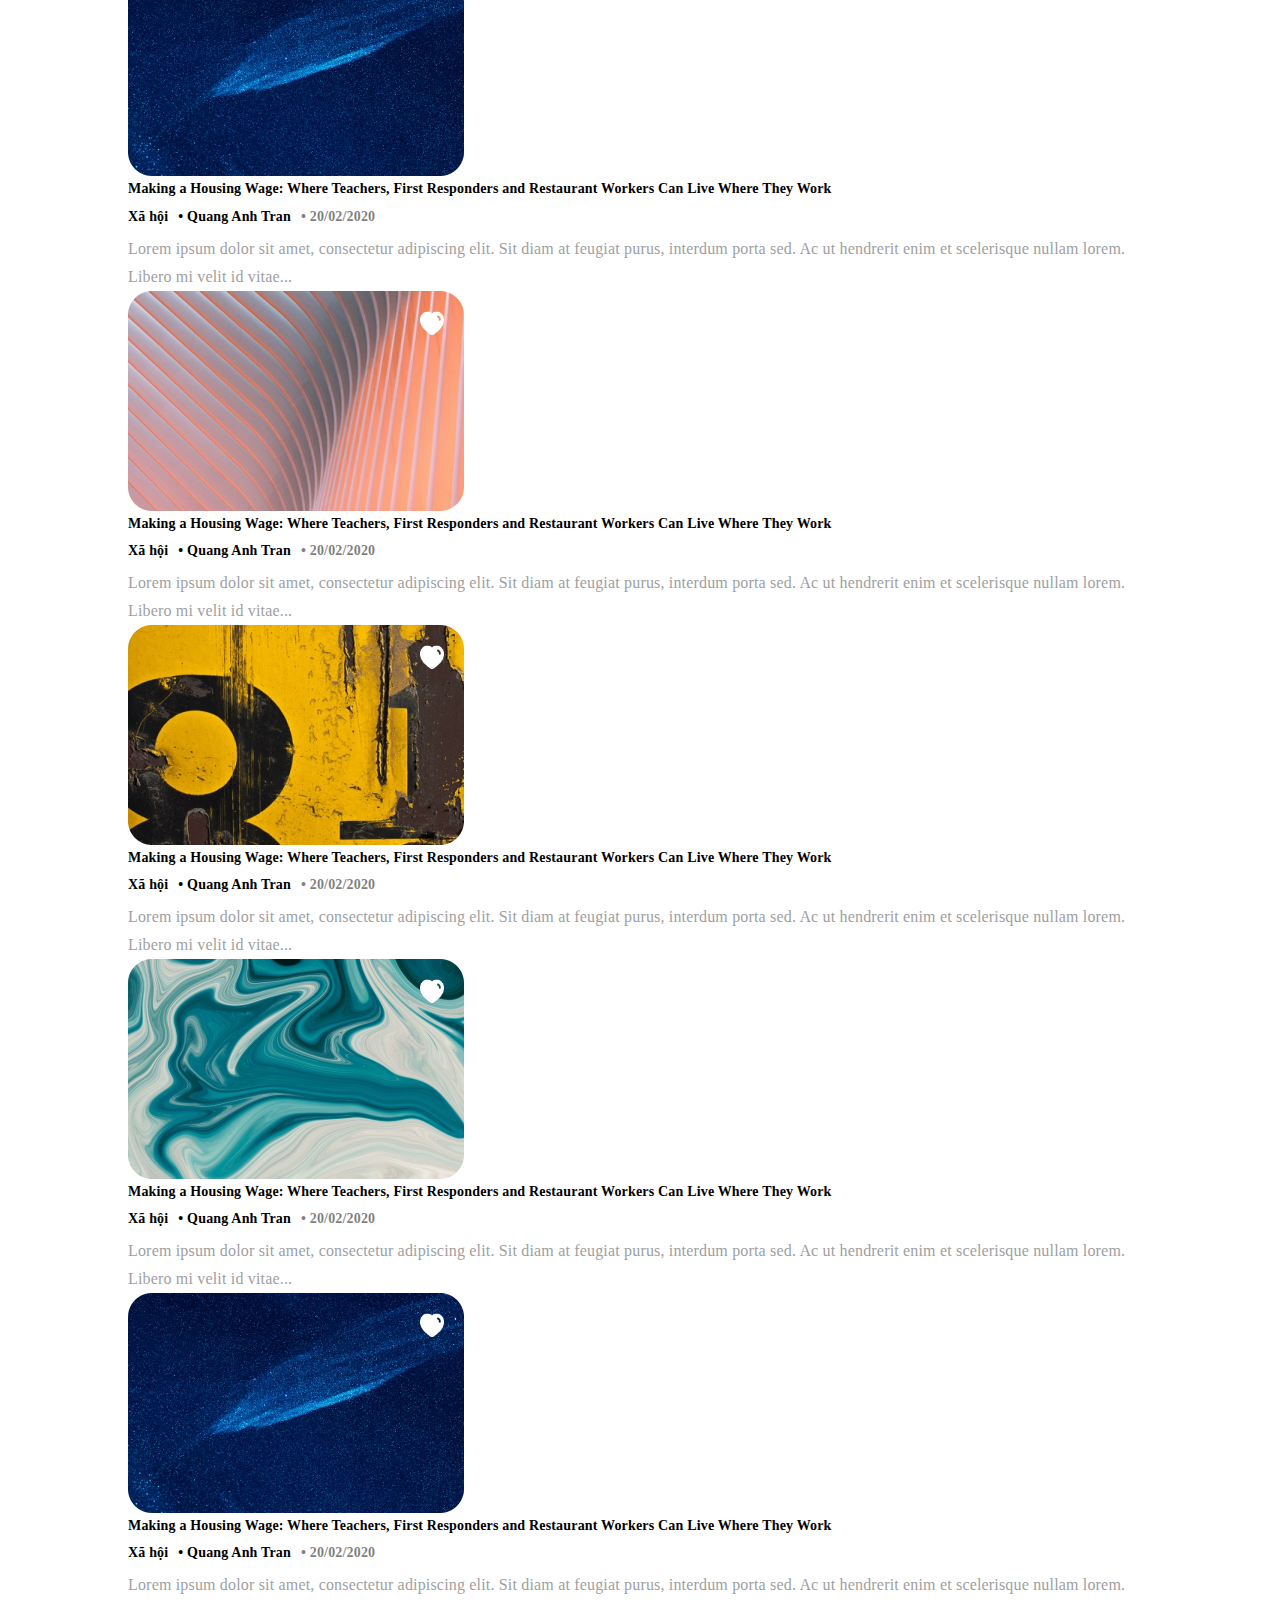
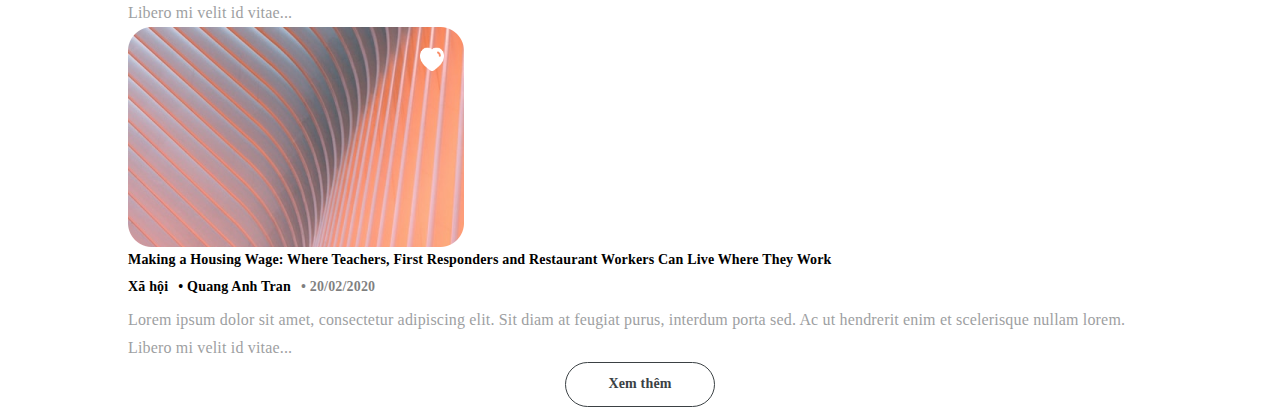
<file: video.html>
<!DOCTYPE html>
<html lang="en">
  <head>
    <meta charset="UTF-8" />
    <meta name="viewport" content="width=device-width, initial-scale=1.0" />
    <title>Document</title>
    <link rel="stylesheet" href="./css/style.css" />
    <link rel="stylesheet" href="./css/reponsive.css" />
  </head>
  <body>
    <header>
      <div class="icon_menu">
        <img src="./images/icon/menu.png" alt="" />
        <img class="logo" src="./images/icon/logo.png" alt="" />
      </div>
      <div class="header-left">
        <ul>
          <li>
            <a href="">Mua nhà</a>
          </li>
          <li>
            <a href="">Thuê nhà</a>
          </li>
          <li>
            <a href="">Khám phá</a>
          </li>
          <li>
            <a href="" class="active">Blog</a>
          </li>
        </ul>
      </div>

      <div class="header-center">
        <img src="./images/icon/logo.png" alt="" />
      </div>

      <div class="header-right">
        <div class="logo_notifi">
          <img src="./images/icon/notify.png" alt="" />
        </div>
        <div class="logo_heart">
          <img src="./images/icon/heart-black.png" alt="" />
        </div>
        <div class="post_item">
          <button>Đăng bài</button>
        </div>
        <div class="user">
          <div class="user_left">
            <span class="">Phạm Anh Tuấn</span>
            <span class="level">Intern</span>
          </div>
          <div class="user_right">
            <img src="./images/icon/user.jpg" alt="" />
          </div>
        </div>
      </div>
    </header>

    <main>
      <section class="banner container">
        <img class="responsive" src="./images/slider/img.png" alt="" />
        <span class="title">Reviewnhà</span>
        <span class="subtitle">Finding your best home</span>
      </section>

      <section class="menu container">
        <ul>
          <li>
            <a href="">Tất cả</a>
          </li>
          <li>
            <a href="" class="active">Xã hội</a>
          </li>
          <li class="none">
            <a href="">Nhà đất</a>
          </li>
          <li>
            <a href="">Đời sống</a>
          </li>
          <li class="none">
            <a href="">Video</a>
          </li>
        </ul>
      </section>

      <div class="list__post container" style="margin-top: 25px">
        <div class="post__child">
          <div class="show-375px">
            <span class="text__line-1">Making a Housing Wage: Where Teachers, First Responders and Restaurant Workers Can Live Where They Work</span>
            <div class="text__line-2">
              <span class="text__line-2__spanf">Xã hội</span>
              <span class="text__line-2__spans">Quang Anh Tran</span>
              <span class="text__line-2__spant">20/02/2020</span>
            </div>
          </div>
          <div class="left">
            <img class="icon" src="./images/icon/heart-white.png" alt="" />
            <img class="img-child" src="./images/posts/post1.png" alt="" />
          </div>
          <div class="right">
            <span class="text__line-1">Making a Housing Wage: Where Teachers, First Responders and Restaurant Workers Can Live Where They Work</span>
            <div class="text__line-2">
              <span class="text__line-2__spanf">Xã hội</span>
              <span class="text__line-2__spans">Quang Anh Tran</span>
              <span class="text__line-2__spant">20/02/2020</span>
            </div>
            <span class="text__line-3">
              Lorem ipsum dolor sit amet, consectetur adipiscing elit. Sit diam at feugiat purus, interdum porta sed. Ac ut hendrerit enim et
              scelerisque nullam lorem. Libero mi velit id vitae...
            </span>
          </div>
        </div>
        <div class="post__child">
          <div class="show-375px">
            <span class="text__line-1">Making a Housing Wage: Where Teachers, First Responders and Restaurant Workers Can Live Where They Work</span>
            <div class="text__line-2">
              <span class="text__line-2__spanf">Xã hội</span>
              <span class="text__line-2__spans">Quang Anh Tran</span>
              <span class="text__line-2__spant">20/02/2020</span>
            </div>
          </div>
          <div class="left">
            <img class="icon" src="./images/icon/heart-white.png" alt="" />
            <img class="img-child" src="./images/posts/post2.png" alt="" />
          </div>
          <div class="right">
            <span class="text__line-1">Making a Housing Wage: Where Teachers, First Responders and Restaurant Workers Can Live Where They Work</span>
            <div class="text__line-2">
              <span class="text__line-2__spanf">Xã hội</span>
              <span class="text__line-2__spans">Quang Anh Tran</span>
              <span class="text__line-2__spant">20/02/2020</span>
            </div>
            <span class="text__line-3">
              Lorem ipsum dolor sit amet, consectetur adipiscing elit. Sit diam at feugiat purus, interdum porta sed. Ac ut hendrerit enim et
              scelerisque nullam lorem. Libero mi velit id vitae...
            </span>
          </div>
        </div>
        <div class="post__child">
          <div class="show-375px">
            <span class="text__line-1">Making a Housing Wage: Where Teachers, First Responders and Restaurant Workers Can Live Where They Work</span>
            <div class="text__line-2">
              <span class="text__line-2__spanf">Xã hội</span>
              <span class="text__line-2__spans">Quang Anh Tran</span>
              <span class="text__line-2__spant">20/02/2020</span>
            </div>
          </div>
          <div class="left">
            <img class="icon" src="./images/icon/heart-white.png" alt="" />
            <img class="img-child" src="./images/posts/post3.png" alt="" />
          </div>
          <div class="right">
            <span class="text__line-1">Making a Housing Wage: Where Teachers, First Responders and Restaurant Workers Can Live Where They Work</span>
            <div class="text__line-2">
              <span class="text__line-2__spanf">Xã hội</span>
              <span class="text__line-2__spans">Quang Anh Tran</span>
              <span class="text__line-2__spant">20/02/2020</span>
            </div>
            <span class="text__line-3">
              Lorem ipsum dolor sit amet, consectetur adipiscing elit. Sit diam at feugiat purus, interdum porta sed. Ac ut hendrerit enim et
              scelerisque nullam lorem. Libero mi velit id vitae...
            </span>
          </div>
        </div>
        <div class="post__child">
          <div class="show-375px">
            <span class="text__line-1">Making a Housing Wage: Where Teachers, First Responders and Restaurant Workers Can Live Where They Work</span>
            <div class="text__line-2">
              <span class="text__line-2__spanf">Xã hội</span>
              <span class="text__line-2__spans">Quang Anh Tran</span>
              <span class="text__line-2__spant">20/02/2020</span>
            </div>
          </div>
          <div class="left">
            <img class="icon" src="./images/icon/heart-white.png" alt="" />
            <img class="img-child" src="./images/posts/post1.png" alt="" />
          </div>
          <div class="right">
            <span class="text__line-1">Making a Housing Wage: Where Teachers, First Responders and Restaurant Workers Can Live Where They Work</span>
            <div class="text__line-2">
              <span class="text__line-2__spanf">Xã hội</span>
              <span class="text__line-2__spans">Quang Anh Tran</span>
              <span class="text__line-2__spant">20/02/2020</span>
            </div>
            <span class="text__line-3">
              Lorem ipsum dolor sit amet, consectetur adipiscing elit. Sit diam at feugiat purus, interdum porta sed. Ac ut hendrerit enim et
              scelerisque nullam lorem. Libero mi velit id vitae...
            </span>
          </div>
        </div>
        <div class="post__child">
          <div class="show-375px">
            <span class="text__line-1">Making a Housing Wage: Where Teachers, First Responders and Restaurant Workers Can Live Where They Work</span>
            <div class="text__line-2">
              <span class="text__line-2__spanf">Xã hội</span>
              <span class="text__line-2__spans">Quang Anh Tran</span>
              <span class="text__line-2__spant">20/02/2020</span>
            </div>
          </div>
          <div class="left">
            <img class="icon" src="./images/icon/heart-white.png" alt="" />
            <img class="img-child" src="./images/posts/post3.png" alt="" />
          </div>
          <div class="right">
            <span class="text__line-1">Making a Housing Wage: Where Teachers, First Responders and Restaurant Workers Can Live Where They Work</span>
            <div class="text__line-2">
              <span class="text__line-2__spanf">Xã hội</span>
              <span class="text__line-2__spans">Quang Anh Tran</span>
              <span class="text__line-2__spant">20/02/2020</span>
            </div>
            <span class="text__line-3">
              Lorem ipsum dolor sit amet, consectetur adipiscing elit. Sit diam at feugiat purus, interdum porta sed. Ac ut hendrerit enim et
              scelerisque nullam lorem. Libero mi velit id vitae...
            </span>
          </div>
        </div>
        <div class="post__child">
          <div class="show-375px">
            <span class="text__line-1">Making a Housing Wage: Where Teachers, First Responders and Restaurant Workers Can Live Where They Work</span>
            <div class="text__line-2">
              <span class="text__line-2__spanf">Xã hội</span>
              <span class="text__line-2__spans">Quang Anh Tran</span>
              <span class="text__line-2__spant">20/02/2020</span>
            </div>
          </div>
          <div class="left">
            <img class="icon" src="./images/icon/heart-white.png" alt="" />
            <img class="img-child" src="./images/posts/post2.png" alt="" />
          </div>
          <div class="right">
            <span class="text__line-1">Making a Housing Wage: Where Teachers, First Responders and Restaurant Workers Can Live Where They Work</span>
            <div class="text__line-2">
              <span class="text__line-2__spanf">Xã hội</span>
              <span class="text__line-2__spans">Quang Anh Tran</span>
              <span class="text__line-2__spant">20/02/2020</span>
            </div>
            <span class="text__line-3">
              Lorem ipsum dolor sit amet, consectetur adipiscing elit. Sit diam at feugiat purus, interdum porta sed. Ac ut hendrerit enim et
              scelerisque nullam lorem. Libero mi velit id vitae...
            </span>
          </div>
        </div>
        <div class="post__child">
          <div class="show-375px">
            <span class="text__line-1">Making a Housing Wage: Where Teachers, First Responders and Restaurant Workers Can Live Where They Work</span>
            <div class="text__line-2">
              <span class="text__line-2__spanf">Xã hội</span>
              <span class="text__line-2__spans">Quang Anh Tran</span>
              <span class="text__line-2__spant">20/02/2020</span>
            </div>
          </div>
          <div class="left">
            <img class="icon" src="./images/icon/heart-white.png" alt="" />
            <img class="img-child" src="./images/posts/post1.png" alt="" />
          </div>
          <div class="right">
            <span class="text__line-1">Making a Housing Wage: Where Teachers, First Responders and Restaurant Workers Can Live Where They Work</span>
            <div class="text__line-2">
              <span class="text__line-2__spanf">Xã hội</span>
              <span class="text__line-2__spans">Quang Anh Tran</span>
              <span class="text__line-2__spant">20/02/2020</span>
            </div>
            <span class="text__line-3">
              Lorem ipsum dolor sit amet, consectetur adipiscing elit. Sit diam at feugiat purus, interdum porta sed. Ac ut hendrerit enim et
              scelerisque nullam lorem. Libero mi velit id vitae...
            </span>
          </div>
        </div>
        <div class="post__child">
          <div class="show-375px">
            <span class="text__line-1">Making a Housing Wage: Where Teachers, First Responders and Restaurant Workers Can Live Where They Work</span>
            <div class="text__line-2">
              <span class="text__line-2__spanf">Xã hội</span>
              <span class="text__line-2__spans">Quang Anh Tran</span>
              <span class="text__line-2__spant">20/02/2020</span>
            </div>
          </div>
          <div class="left">
            <img class="icon" src="./images/icon/heart-white.png" alt="" />
            <img class="img-child" src="./images/posts/post2.png" alt="" />
          </div>
          <div class="right">
            <span class="text__line-1">Making a Housing Wage: Where Teachers, First Responders and Restaurant Workers Can Live Where They Work</span>
            <div class="text__line-2">
              <span class="text__line-2__spanf">Xã hội</span>
              <span class="text__line-2__spans">Quang Anh Tran</span>
              <span class="text__line-2__spant">20/02/2020</span>
            </div>
            <span class="text__line-3">
              Lorem ipsum dolor sit amet, consectetur adipiscing elit. Sit diam at feugiat purus, interdum porta sed. Ac ut hendrerit enim et
              scelerisque nullam lorem. Libero mi velit id vitae...
            </span>
          </div>
        </div>
        <div class="post__child">
          <div class="show-375px">
            <span class="text__line-1">Making a Housing Wage: Where Teachers, First Responders and Restaurant Workers Can Live Where They Work</span>
            <div class="text__line-2">
              <span class="text__line-2__spanf">Xã hội</span>
              <span class="text__line-2__spans">Quang Anh Tran</span>
              <span class="text__line-2__spant">20/02/2020</span>
            </div>
          </div>
          <div class="left">
            <img class="icon" src="./images/icon/heart-white.png" alt="" />
            <img class="img-child" src="./images/posts/post3.png" alt="" />
          </div>
          <div class="right">
            <span class="text__line-1">Making a Housing Wage: Where Teachers, First Responders and Restaurant Workers Can Live Where They Work</span>
            <div class="text__line-2">
              <span class="text__line-2__spanf">Xã hội</span>
              <span class="text__line-2__spans">Quang Anh Tran</span>
              <span class="text__line-2__spant">20/02/2020</span>
            </div>
            <span class="text__line-3">
              Lorem ipsum dolor sit amet, consectetur adipiscing elit. Sit diam at feugiat purus, interdum porta sed. Ac ut hendrerit enim et
              scelerisque nullam lorem. Libero mi velit id vitae...
            </span>
          </div>
        </div>
        <div class="post__child">
          <div class="show-375px">
            <span class="text__line-1">Making a Housing Wage: Where Teachers, First Responders and Restaurant Workers Can Live Where They Work</span>
            <div class="text__line-2">
              <span class="text__line-2__spanf">Xã hội</span>
              <span class="text__line-2__spans">Quang Anh Tran</span>
              <span class="text__line-2__spant">20/02/2020</span>
            </div>
          </div>
          <div class="left">
            <img class="icon" src="./images/icon/heart-white.png" alt="" />
            <img class="img-child" src="./images/posts/post4.png" alt="" />
          </div>
          <div class="right">
            <span class="text__line-1">Making a Housing Wage: Where Teachers, First Responders and Restaurant Workers Can Live Where They Work</span>
            <div class="text__line-2">
              <span class="text__line-2__spanf">Xã hội</span>
              <span class="text__line-2__spans">Quang Anh Tran</span>
              <span class="text__line-2__spant">20/02/2020</span>
            </div>
            <span class="text__line-3">
              Lorem ipsum dolor sit amet, consectetur adipiscing elit. Sit diam at feugiat purus, interdum porta sed. Ac ut hendrerit enim et
              scelerisque nullam lorem. Libero mi velit id vitae...
            </span>
          </div>
        </div>
        <div class="post__child">
          <div class="show-375px">
            <span class="text__line-1">Making a Housing Wage: Where Teachers, First Responders and Restaurant Workers Can Live Where They Work</span>
            <div class="text__line-2">
              <span class="text__line-2__spanf">Xã hội</span>
              <span class="text__line-2__spans">Quang Anh Tran</span>
              <span class="text__line-2__spant">20/02/2020</span>
            </div>
          </div>
          <div class="left">
            <img class="icon" src="./images/icon/heart-white.png" alt="" />
            <img class="img-child" src="./images/posts/post1.png" alt="" />
          </div>
          <div class="right">
            <span class="text__line-1">Making a Housing Wage: Where Teachers, First Responders and Restaurant Workers Can Live Where They Work</span>
            <div class="text__line-2">
              <span class="text__line-2__spanf">Xã hội</span>
              <span class="text__line-2__spans">Quang Anh Tran</span>
              <span class="text__line-2__spant">20/02/2020</span>
            </div>
            <span class="text__line-3">
              Lorem ipsum dolor sit amet, consectetur adipiscing elit. Sit diam at feugiat purus, interdum porta sed. Ac ut hendrerit enim et
              scelerisque nullam lorem. Libero mi velit id vitae...
            </span>
          </div>
        </div>
        <div class="post__child">
          <div class="show-375px">
            <span class="text__line-1">Making a Housing Wage: Where Teachers, First Responders and Restaurant Workers Can Live Where They Work</span>
            <div class="text__line-2">
              <span class="text__line-2__spanf">Xã hội</span>
              <span class="text__line-2__spans">Quang Anh Tran</span>
              <span class="text__line-2__spant">20/02/2020</span>
            </div>
          </div>
          <div class="left">
            <img class="icon" src="./images/icon/heart-white.png" alt="" />
            <img class="img-child" src="./images/posts/post2.png" alt="" />
          </div>
          <div class="right">
            <span class="text__line-1">Making a Housing Wage: Where Teachers, First Responders and Restaurant Workers Can Live Where They Work</span>
            <div class="text__line-2">
              <span class="text__line-2__spanf">Xã hội</span>
              <span class="text__line-2__spans">Quang Anh Tran</span>
              <span class="text__line-2__spant">20/02/2020</span>
            </div>
            <span class="text__line-3">
              Lorem ipsum dolor sit amet, consectetur adipiscing elit. Sit diam at feugiat purus, interdum porta sed. Ac ut hendrerit enim et
              scelerisque nullam lorem. Libero mi velit id vitae...
            </span>
          </div>
        </div>
        <div class="post__child">
          <div class="show-375px">
            <span class="text__line-1">Making a Housing Wage: Where Teachers, First Responders and Restaurant Workers Can Live Where They Work</span>
            <div class="text__line-2">
              <span class="text__line-2__spanf">Xã hội</span>
              <span class="text__line-2__spans">Quang Anh Tran</span>
              <span class="text__line-2__spant">20/02/2020</span>
            </div>
          </div>
          <div class="left">
            <img class="icon" src="./images/icon/heart-white.png" alt="" />
            <img class="img-child" src="./images/posts/post3.png" alt="" />
          </div>
          <div class="right">
            <span class="text__line-1">Making a Housing Wage: Where Teachers, First Responders and Restaurant Workers Can Live Where They Work</span>
            <div class="text__line-2">
              <span class="text__line-2__spanf">Xã hội</span>
              <span class="text__line-2__spans">Quang Anh Tran</span>
              <span class="text__line-2__spant">20/02/2020</span>
            </div>
            <span class="text__line-3">
              Lorem ipsum dolor sit amet, consectetur adipiscing elit. Sit diam at feugiat purus, interdum porta sed. Ac ut hendrerit enim et
              scelerisque nullam lorem. Libero mi velit id vitae...
            </span>
          </div>
        </div>
        <div class="post__child">
          <div class="show-375px">
            <span class="text__line-1">Making a Housing Wage: Where Teachers, First Responders and Restaurant Workers Can Live Where They Work</span>
            <div class="text__line-2">
              <span class="text__line-2__spanf">Xã hội</span>
              <span class="text__line-2__spans">Quang Anh Tran</span>
              <span class="text__line-2__spant">20/02/2020</span>
            </div>
          </div>
          <div class="left">
            <img class="icon" src="./images/icon/heart-white.png" alt="" />
            <img class="img-child" src="./images/posts/post4.png" alt="" />
          </div>
          <div class="right">
            <span class="text__line-1">Making a Housing Wage: Where Teachers, First Responders and Restaurant Workers Can Live Where They Work</span>
            <div class="text__line-2">
              <span class="text__line-2__spanf">Xã hội</span>
              <span class="text__line-2__spans">Quang Anh Tran</span>
              <span class="text__line-2__spant">20/02/2020</span>
            </div>
            <span class="text__line-3">
              Lorem ipsum dolor sit amet, consectetur adipiscing elit. Sit diam at feugiat purus, interdum porta sed. Ac ut hendrerit enim et
              scelerisque nullam lorem. Libero mi velit id vitae...
            </span>
          </div>
        </div>
      </div>

      <div class="more">
        <a href="#">Xem thêm</a>
      </div>
    </main>
  </body>
</html>
</file>
<file: css/style.css>
* {
  margin: 0;
  padding: 0;
  box-sizing: border-box;
}

body {
  font-family: "Montserrat";
  font-size: 14px;
  font-weight: 600;
  line-height: 17.07px;
  letter-spacing: 0.0125em;
}

.container {
  width: 1920px;
  width: 80%;
  margin: 0 auto;
}

.wrapper {
  width: 65% !important;
  margin: 0 auto;
}

a {
  text-decoration: none;
}

li {
  list-style: none;
}

.icon_menu {
  display: none;
}

header {
  display: flex;
  justify-content: space-between;
  margin: 0 auto;
  width: 95%;
  padding: 10px;
  width: 100%;
  background-color: #ffffffb2;
  align-items: center;
  height: 100px;
}

.icon_menu img {
  width: 24px;
  height: 24px;
}

.header-left .active {
  color: #3b4144;
  opacity: 1;
  border-bottom: 3px solid #d93c23;
  padding-bottom: 5px;
}

.header-left ul {
  display: flex;
  justify-content: space-between;
  list-style: none;
  /* margin-top: 15px; */
}

.header-left ul li a {
  text-decoration: none;
  margin: 0 10px;
  color: #3b4144;
  opacity: 50%;
}

.header-left ul li a:hover {
  border-bottom: 3px solid #d93c23;
  opacity: 1;
  padding-bottom: 5px;
}

.icon_menu #iconOpen {
  cursor: pointer;
}

.header-center img {
  width: 133px;
  height: 38px;
  object-fit: contain;
}

.header-right {
  display: flex;
  align-items: center;
}

.header-right div {
  margin: 0 10px;
}

.post_item button:hover {
  cursor: pointer;
}

.logo_heart,
.logo_notifi {
  position: relative;
  display: inline-block;
  cursor: pointer;
}

.logo_heart img {
  display: block;
}

.logo_heart::after,
.logo_notifi::after {
  content: "";
  position: absolute;
  bottom: 0;
  right: 0;
  width: 10px;
  height: 10px;
  background-color: red;
  border-radius: 50%;
  border: 2px solid white;
}

.logo_notifi {
  display: none;
}

.logo_heart img,
.logo_notifi img {
  width: 24px;
  height: 24px;
}

.post_item button {
  padding: 6px 24px 6px 24px;
  border-radius: 30px;
  background-color: #d93c23;
  color: #ffffff;
  border: none;
}

.user {
  display: flex;
}

.user_left {
  display: flex;
  flex-direction: column;
  text-align: right;
  color: #272727;
}

.user_left .level {
  opacity: 50%;
}

.user_right img {
  width: 36px;
  height: 36px;
  border-radius: 50%;
  object-fit: cover;
}

.banner {
  position: relative;
}

.banner img {
  width: 100%;
  height: auto;
  object-fit: cover;
}

.banner .text {
  position: absolute;
  left: 100px;
  color: white;
  font-size: 32px;
  display: flex;
  flex-direction: column;
  top: 50%;
}

.banner .text .title {
  margin-bottom: 10px;
}

.menu {
  overflow-x: auto;
  white-space: nowrap;
  margin-top: 15px;
  width: 80%;
}

.menu ul {
  display: flex;
  list-style: none;
  text-align: left;
  height: 40px;
  align-items: center;
}

.menu li {
  margin-right: 8%;
}

.menu a {
  text-decoration: none;
  color: black;
  font-size: 16px;
}

.menu a:hover {
  padding: 4px 16px;
  width: 128px;
  height: 39px;
  border-radius: 36px;
  background-color: #007882;
  color: #ffffff;
}

.menu .active {
  width: 128px;
  height: 39px;
  padding: 4px 16px;
  border-radius: 36px;
  background-color: #007882;
  color: #ffffff;
}

/* new */
.new {
  margin-top: 20px;
}

.new .title p {
  display: flex;
  justify-content: center;
  align-items: center;
  margin-bottom: 10px;
}

.new .title p img {
  width: 36px;
  height: 40px;
}

.new .title span {
  margin-left: 10px;
  font-size: 24px;
  font-weight: 700;
  text-align: left;
}

.new .img .right.text__line-3 {
  display: none;
}

/* img */
.new .img {
  display: flex;
  gap: 20px;
}

.new .img .left {
  flex: 2;
}

.new .img .left .img-icon {
  position: relative;
  display: inline-block;
}

.new .img .left .img-icon .img-child {
  object-fit: cover;
  border-radius: 24px;
}

.new .img .left .img-icon .icon {
  position: absolute;
  top: 10px;
  right: 10px;
  width: 24px;
  height: 24px;
}

.new .img .right {
  flex: 1;
  display: flex;
  flex-direction: column;
  margin: 0;
  padding: 0;
  width: 350px;
}

.new .img .right .top,
.new .img .right .down {
  display: flex;
  flex-direction: column;
}

.new .img .right .top .img-icon {
  position: relative;
  display: inline-block;
}

.new .img .right .top .img-icon .img-child {
  border-radius: 24px;
  object-fit: contain;
}

.new .img .right .top .img-icon .icon {
  position: absolute;
  top: 10px;
  right: 10px;
  width: 24px;
  height: 24px;
}

.new .img .right .down .img-icon .img-child {
  border-radius: 24px;
  object-fit: contain;
}

.new .img .right .down .img-icon {
  position: relative;
  display: inline-block;
}

.new .img .right .down .img-icon .icon {
  position: absolute;
  top: 10px;
  right: 10px;
  width: 24px;
  height: 24px;
}

.img .text {
  justify-content: left;
  font-weight: 600;
  line-height: 18px;
  text-align: left;
  margin-top: 10px;
}

.img .text__line-1 {
  font-size: 16px;
  margin-bottom: 5px;
  color: #3b4144;
}

.img .text__line-2 {
  font-size: 14px;
  color: #777;
  margin-bottom: 5px;
}

.img .text__line-2 span + span::before {
  content: " • ";
}

.img .text__line-2 span:first-child {
  color: #007882;
}

.img .text__line-2 span {
  margin-right: 10px;
}

.img .text__line-3 {
  opacity: 0.5;
  font-size: 14px;
  color: #555;
}

/* video */
.video {
  margin-top: 50px;
}

.video .title {
  display: flex;
  flex-direction: row;
  justify-content: space-between;
  margin-bottom: 10px;
}

.video .title .all {
  opacity: 0.5;
}

.list-video {
  display: flex;
  flex-direction: row;
  gap: 20px;
}

.list-video .left {
  flex-basis: 70%;
}

.list-video .right {
  flex-basis: 30%;
}

.list-video .left .img-container {
  position: relative;
  display: inline-block;
}

.list-video .left .img-container .container-pause {
  position: absolute;
  width: 48px;
  height: 48px;
}

.list-video .left .img-container .container-pause img {
  width: 40px;
  height: 40px;
}

.list-video .left .img-container .icon {
  width: 24px;
  height: 24px;
  position: absolute;
}

.list-video .left .img-container .icon.heart {
  top: 10px;
  right: 10px;
}

.list-video .left .img-container .container-pause {
  top: 50%;
  left: 50%;
  transform: translate(-50%, -50%);
  height: 100px;
  width: 100px;
  display: flex;
  justify-content: center;
  align-items: center;
  background-color: #ffffff80;
  border-radius: 50%;
}

.list-video .icon.pause:hover {
  cursor: pointer;
}

.list-video .left .img-container .text {
  position: absolute;
  bottom: 10px;
  left: 10px;
  color: white;
  padding: 5px;
  border-radius: 5px;
}

.list-video .left .img-container .text .view-cre_at {
  margin-top: 5px;
}

.list-video .left .img-container .text .view-cre_at .cre_at {
  opacity: 0.5;
}

.list-video .left .img-container .text .view-cre_at .view::after {
  content: " • ";
}

/* right */
.list-video .right {
  height: 368px;
  overflow-y: auto;
  overflow-x: hidden;
}

.video__container {
  margin-bottom: 20px;
}

.list-video .right .video__container .img {
  margin: 0;
  padding: 0;
  position: relative;
  display: inline-block;
}

.list-video .right .video__container .img .img-child {
  width: 216px;
  object-fit: contain;
}

.list-video .right .video__container .img .icon,
.list-video .right .video__container .img .container-pause {
  position: absolute;
  width: 24px;
  height: 24px;
}

.list-video .right .video__container .img .icon.heart {
  top: 15px;
  right: 15px;
}

.list-video .right .video__container .img .container-pause {
  top: 50%;
  left: 50%;
  transform: translate(-50%, -50%);
  height: 50px;
  width: 50px;
  display: flex;
  justify-content: center;
  align-items: center;
  background-color: #ffffff80;
  border-radius: 50%;
}

.list-video .right .video__container .text {
  font-size: 14px;
  font-weight: 600;
  line-height: 17.07px;
  text-align: left;
  color: #3b4144;
}

.list-video .right .video__container .text .view-cre_at {
  display: flex;
  font-weight: 600;
  line-height: 17px;
  text-align: left;
  gap: 20px;
}

.list-video .right .video__container .text .view-cre_at .view {
  font-weight: 400;
  line-height: 17px;
  text-align: left;
  font-size: 12px;
}

.list-video .right .video__container .text .view-cre_at .cre_at {
  font-weight: 600;
  font-size: 12px;
  line-height: 17px;
  text-align: left;
  opacity: 0.5;
}

.list-video .right .video__container .text .view-cre_at .cre_at::before {
  content: "•";
  opacity: 1;
}

/* list post */
.list__post {
  margin-top: 50px;
}

.list__post .title {
  margin-bottom: 20px;
}

.list__post .post__child .post__child-item {
  display: flex;
  flex-direction: row;
  gap: 20px;
  margin-bottom: 20px;
}

.list__post .post__child .left {
  position: relative;
  display: inline-block;
  flex-basis: 30%;
}

.list__post .post__child .right {
  display: flex;
  flex-direction: column;
  justify-content: center;
  flex-basis: 70%;
}

.list__post .post__child .left .img-child {
  width: 100%;
  height: 220px;
}

.list__post .post__child .left .icon {
  position: absolute;
  top: 20px;
  right: 20px;
  width: 24px;
  height: 24px;
}

.list__post .post__child .right a .text__line-1 {
  font-size: 18px;
  font-weight: 600;
  line-height: 27px;
  letter-spacing: 0.0015em;
  text-align: left;
  color: #3b4144;
}

.list__post .post__child .right .text__line-2 {
  display: flex;
  justify-content: left;
  gap: 10px;
  margin: 10px 0;
}

.list__post .post__child .right a .text__line-2 .text__line-2__spanf {
  font-size: 14px;
  color: #007882;
}

.list__post .post__child .right .text__line-2 .text__line-2__spans::before,
.list__post .post__child .right .text__line-2 .text__line-2__spant::before {
  content: " • ";
}

.list__post .post__child .right a .text__line-2 .text__line-2__spans,
.list__post .post__child .right a .text__line-2 .text__line-2__spant {
  font-size: 14px;
  color: #3b4144;
}

.list__post .post__child .right .text__line-2 .text__line-2__spant {
  opacity: 0.5;
}

.list__post .post__child .right .text__line-3 {
  color: #3b4144;
  font-size: 16px;
  font-weight: 400;
  line-height: 28px;
  text-align: left;
  opacity: 0.5;
  width: 100%;
  display: -webkit-box;
  -webkit-box-orient: vertical;
  -webkit-line-clamp: 2;
  overflow: hidden;
}

.list__post .post__child .show-375px {
  display: none;
}

.responsive {
  max-width: 100%;
  height: auto;
}

.new .img .right .text__line-3 {
  display: none;
}

.more {
  width: 150px;
  height: 45px;
  border-radius: 30px;
  border: 1.25px solid #3b4144;
  margin: 0 auto;
  display: flex;
  align-items: center;
  justify-content: center;
}

.more a {
  color: #3b4144;
}

/* MODAL */
.modal__main {
  padding-left: 10px;
  font-family: "Montserrat";
  display: none;
  margin-top: 15px;
}

.modal__main .show {
  left: 0;
  display: block;
}

.hidden {
  display: none;
}

.modal__header {
  display: flex;
  flex-direction: row;
  gap: 10px;
  align-items: center;
  height: 50px;
}

.icon__logo {
  height: 16px;
  width: 110px;
  object-fit: contain;
}

.modal__menu {
  margin: 30px 0;
  display: flex;
  justify-content: left;
}

.modal__menu ul {
  display: flex;
  flex-direction: column;
  padding: 0;
  margin: 0;
  font-size: 28px;
  font-weight: 700;
  line-height: 27px;
  letter-spacing: -0.03em;
}

.modal__menu ul li {
  list-style: none;
  margin: 25px 0;
}

.modal__menu ul li a {
  color: #272727;
  opacity: 0.5;
  text-decoration: none;
}

.modal__menu .active {
  color: #d93c23;
  opacity: 1;
}

.modal__menu a:hover {
  color: #d93c23;
  opacity: 1;
}

.modal__btn {
  display: flex;
  flex-direction: column;
  justify-content: center;
  align-items: center;
}

.modal__btn div {
  margin-bottom: 10px;
}

.modal__btn--main {
  height: auto;
  background-color: #d93c23;
  border-radius: 30px;
  width: 100%;
  text-align: center;
  padding: 8px 0;
}

.modal__btn--main a {
  color: #ffffff;
}

.modal__btn--secondary {
  display: flex;
  width: 100%;
  gap: 10px;
}

.modal__btn a {
  text-decoration: none;
}

.modal__btn-item--login {
  flex: 1;
  width: 100%;
  height: auto;
  padding: 8px 24px;
  border-radius: 30px;
  text-align: center;
}

.modal__btn-item--login a {
  color: #3b4144;
}

.modal__btn-item--register {
  flex: 1;
  width: 100%;
  height: auto;
  padding: 8px 24px;
  border-radius: 30px;
  text-align: center;
  background-color: #3b4144;
}

.modal__btn-item--register a {
  color: #ffffff;
}

.modal__btn a:hover {
  cursor: pointer;
}

.modal__header .icon__close:hover {
  cursor: pointer;
}
</file>
<file: css/reponsive.css>
/* Media queries cho các màn hình nhỏ hơn 1028px */
@media (max-width: 1024px) {
  .container {
    margin: 0;
    padding: 10px;
    box-sizing: border-box;
    width: 100%;
  }

  .wrapper {
    margin: 0;
    padding: 10px;
    box-sizing: border-box;
    min-width: 100%;
  }

  header {
    padding: 10px;
  }

  .logo_notifi {
    display: block;
  }

  .icon_menu {
    display: flex;
    align-items: center;
  }

  .icon_menu .logo {
    width: 133px;
    height: 38px;
    object-fit: contain;
  }

  .header-left {
    display: none;
  }

  .header-center {
    display: none;
  }

  .header-right {
    align-items: center;
  }

  .menu ul {
    padding: 0;
    margin: 0;
  }

  .banner span {
    display: none;
  }

  .new {
    margin: 0;
    padding: 0;
  }

  .new .img {
    padding: 10px;
    margin: 0;
  }

  .video {
    padding: 0;
    margin: 0;
  }

  .video .title {
    padding: 10px;
    margin: 0;
  }

  .list-video {
    padding: 10px;
    margin: 0;
  }

  .list-video .right {
    height: 387px;
  }

  .list__post {
    padding: 0;
    margin: 0;
  }

  .list__post .title {
    padding-left: 10px;
    margin: 10px 0;
  }

  .list__post .post__child {
    padding: 10px;
    margin: 0;
  }

  /* DETAIL */
  .ss__1 {
    margin: 0;
    padding: 10px;
    min-width: 100%;
  }

  .banner {
    margin: 0;
    padding: 10px;
    min-width: 100%;
  }

  .ss__img {
    margin: 0;
    padding: 10px;
    min-width: 100%;
  }

  .criteria {
    margin: 0;
    padding: 10px;
    min-width: 100%;
  }

  .list__post .post__child .post__child-item {
    display: flex;
    flex-direction: row;
    gap: 20px;
    margin: 0;
    padding: 0;
  }

  .list__post {
    min-width: 100%;
    margin: 0;
    padding: 0;
    margin-bottom: 50px;
  }

  .list__post .related-news {
    margin: 0;
    padding: 10px;
  }
}

/* Media queries cho các màn hình nhỏ hơn 768px */
@media (max-width: 769px) {
  .container {
    margin: 0;
    padding: 10px;
    width: 100%;
  }

  .wrapper {
    margin: 0;
    padding: 10px;
    min-width: 100%;
  }

  .logo_heart::after {
    display: none;
  }

  .icon_menu {
    display: flex;
    align-items: center;
  }

  .icon_menu .logo {
    width: 133px;
    height: 38px;
    object-fit: contain;
  }

  .header-left {
    display: none;
  }

  .header-center {
    display: none;
  }

  .header-right {
    display: flex;
    align-items: center;
  }

  .header-right {
    align-items: center;
  }

  .banner img {
    height: auto;
  }

  .header-right .post_item,
  .header-right .user_left,
  .banner span {
    display: none;
  }

  .menu ul {
    display: flex;
    justify-content: space-between;
  }

  .menu li {
    margin: 0 10px;
  }

  .menu a {
    font-size: 14px;
  }

  .new .img {
    display: flex;
    flex-direction: column;
  }

  .new .img .left {
    width: 100%;
  }

  .new .img .right {
    width: 100%;
    display: flex;
    flex-direction: row;
    gap: 20px;
  }

  .video .list-video {
    display: flex;
    flex-direction: column;
  }

  .video .list-video .right {
    display: flex;
    flex-direction: row;
    gap: 20px;
    height: 200px;
    width: 100%;
    overflow-x: auto;
    flex: none;
  }

  .list-video .right .video__container .img .img-child {
    width: 216px;
    object-fit: contain;
  }

  /* list post */
  .list__post .post__child .right .text__line-1 {
    width: 100%;
    display: -webkit-box;
    -webkit-box-orient: vertical;
    -webkit-line-clamp: 2;
    overflow: hidden;
  }

  /* DETAIL */
  .ss__1 .function span {
    display: none;
  }

  .ss__img .left img {
    border-radius: 24px;
    width: 100%;
    height: 100%;
  }

  .ss__img .right .top img {
    border-radius: 24px;
    width: 100%;
    height: auto;
    object-fit: contain;
  }

  .ss__img .right .down img {
    border-radius: 24px;
    width: 100%;
    height: auto;
    object-fit: contain;
  }

  .list__post .post__child .post__child-item {
    display: flex;
    flex-direction: row;
    gap: 20px;
    margin: 0;
    padding: 0;
  }

  .list__post {
    min-width: 100%;
    margin: 0;
    padding: 0;
    margin-bottom: 50px;
  }

  .list__post .post__child .left {
    position: relative;
    display: inline-block;
    flex-basis: 50%;
  }

  .list__post .post__child .right {
    display: flex;
    flex-direction: column;
    justify-content: center;
    flex-basis: 50%;
  }
}

/* Media queries cho các màn hình nhỏ hơn 345px */
@media (max-width: 376px) {
  * {
    margin: 0;
    padding: 0;
    box-sizing: border-box;
  }

  header {
    height: 60px;
    margin-top: 0;
  }

  header .header-right .user .user_right img {
    height: 24px;
    width: 24px;
  }

  .logo_heart::after {
    display: none;
  }

  .icon_menu img,
  .header-right img {
    height: 24px;
    width: 24px;
  }

  .icon_menu {
    align-items: center;
  }

  .header-right {
    margin-top: 10px;
    align-items: center;
  }

  .header-center img {
    width: 83px;
    height: 24px;
    object-fit: contain;
    margin-left: -15%;
  }

  .header-right .user_left {
    display: none;
  }

  .menu a {
    font-size: 12px;
  }

  .new .img .left .text__line-1 {
    width: 100%;
    display: -webkit-box;
    -webkit-box-orient: vertical;
    -webkit-line-clamp: 2;
    overflow: hidden;
    font-size: 14px;
  }

  .new .img .left .text__line-3 {
    width: 100%;
    display: -webkit-box;
    -webkit-box-orient: vertical;
    -webkit-line-clamp: 3;
    overflow: hidden;
    font-size: 14px;
  }

  .new .img .right {
    display: flex;
    flex-direction: column;
  }

  .new .img .right .text__line-3 {
    display: block;
    width: 100%;
    display: -webkit-box;
    -webkit-box-orient: vertical;
    -webkit-line-clamp: 3;
    overflow: hidden;
    font-size: 14px;
  }

  .list-video .left .img-container .text {
    position: unset;
    bottom: 10px;
    left: 10px;
    color: #3b4144;
    padding: 5px;
    border-radius: 5px;
  }

  .list-video .left .img-container .container-pause {
    position: absolute;
    width: 68px;
    height: 68px;
    top: 100px;
  }

  .list__post .post__child .right .text__line-1,
  .list__post .post__child .right .text__line-2 {
    display: none;
  }

  .list__post .post__child .show-375px {
    padding: 0;
    display: block;
    margin-bottom: 5px;
  }

  .list__post .post__child {
    display: flex;
    flex-direction: column;
  }

  .list__post .post__child .show-375px .text__line-1 {
    width: 100%;
    display: -webkit-box;
    -webkit-box-orient: vertical;
    -webkit-line-clamp: 2;
    overflow: hidden;
    font-size: 14px;
    font-size: 14px;
    font-weight: 600;
    line-height: 21px;
    text-align: left;
    color: #3b4144;
  }

  .list__post .post__child .show-375px .text__line-2 {
    margin-top: 5px;
  }

  .list__post .post__child .show-375px .text__line-2 .text__line-2__spanf {
    color: #007882;
  }

  .list__post .post__child .show-375px .text__line-2 .text__line-2__spans {
    font-weight: 400;
    color: #3b4144;
  }

  .list__post .post__child .show-375px .text__line-2 .text__line-2__spant {
    opacity: 0.5;
    color: #3b4144;
  }

  .list__post .post__child .show-375px .text__line-2 .text__line-2__spans::before,
  .list__post .post__child .show-375px .text__line-2 .text__line-2__spant::before {
    content: " • ";
  }

  /* DETAIL */
  body {
    font-family: "Montserrat";
  }

  .ss__1 .line__2 p {
    font-size: 21px;
    font-weight: 700;
    line-height: 27px;
    letter-spacing: -0.01em;
    text-align: left;
  }

  .ss__1 .cate span {
    display: none;
  }

  .ss__1 .line__3 {
    display: flex;
    flex-direction: column;
    justify-content: left;
    text-align: left;
  }

  .ss__1 .line__3 .info {
    padding: 0;
    margin: 0;
    width: 100%;
  }

  .ss__1 .line__3 .info li {
    padding-right: 5px;
  }

  .ss__1 .line__3 .function {
    margin-top: 10px;
    width: 100%;
    justify-content: space-between;
  }

  .ss__1 .line__3 .function li {
    width: 95px;
    height: 25px;
    padding: 5px 25px;
    border-radius: 30px;
  }

  .ss__1 .line__3 .function li a {
    padding: 0;
    margin: 0;
  }

  .ss__img {
    display: flex;
    flex-direction: column;
  }

  .ss__img .right {
    display: flex;
    gap: 10px;
  }

  .ss__img .right .top,
  .ss__img .right .down {
    flex: 1;
  }

  .ss__img .right .top img {
    width: 100%;
    height: 177px;
    object-fit: cover;
  }

  .criteria ul li {
    margin: 20px 0;
    line-height: 30px;
  }

  .list__post {
    margin-bottom: 30px;
  }

  .list__post .related-news .related-news__section .related-news__title,
  .list__post .related-news .related-news__section .border .related-news__link {
    font-size: 15px;
    font-weight: 600;
    line-height: 21px;
    text-align: left;
  }

  .list__post .related-news .related-news__section {
    margin: 0;
  }

  .list__post .related-news .related-news__section .show-375px {
    display: block;
  }

  .list__post .related-news .related-news__section .show-375px .text__line-1 {
    font-size: 14px;
    font-weight: 600;
    line-height: 21px;
    text-align: left;
  }

  .list__post .related-news .related-news__section .related-news__view-all {
    display: none;
  }

  .list__post .post__child .post__child-item {
    display: flex;
    gap: 10px;
  }

  .list__post .post__child .post__child-item .left {
    flex: 1;
  }

  .list__post .post__child .post__child-item .left .img-child {
    height: auto;
    width: 100%;
  }

  .list__post .post__child .post__child-item .right {
    flex: 1;
  }

  .list__post .post__child .post__child-item .right .text__line-3 {
    width: 100%;
    display: -webkit-box;
    -webkit-box-orient: vertical;
    -webkit-line-clamp: 4;
    overflow: hidden;
    font-size: 14px;
    line-height: 15px;
  }

  .criteria h1 {
    font-size: 20px;
  }
}
</file>
<file: css/detail.css>
* {
  margin: 0;
  padding: 0;
  box-sizing: border-box;
}

body {
  font-family: "Montserrat";
}

header {
  display: flex;
  justify-content: space-between;
  margin: 0 auto;
  width: 95%;
  padding: 10px;
  top: 0;
  left: 0;
  width: 100%;
  background-color: #ffffffb2;
  margin-top: 15px;
  align-items: center;
}

.icon_menu img {
  width: 24px;
  height: 24px;
}

.header-left .active {
  color: #3b4144;
  opacity: 1;
  border-bottom: 3px solid #d93c23;
  padding-bottom: 5px;
}

.header-left ul {
  display: flex;
  justify-content: space-between;
  list-style: none;
  /* margin-top: 15px; */
}

.header-left ul li a {
  text-decoration: none;
  margin: 0 10px;
  color: #3b4144;
  opacity: 50%;
}

.header-left ul li a:hover {
  border-bottom: 3px solid #d93c23;
  opacity: 1;
  padding-bottom: 5px;
}

.header-center img {
  width: 133px;
  height: 38px;
  object-fit: contain;
}

.header-right {
  display: flex;
  align-items: center;
}

.header-right div {
  margin: 0 10px;
}

.post_item button:hover {
  cursor: pointer;
}

.logo_heart,
.logo_notifi {
  position: relative;
  display: inline-block;
  cursor: pointer;
}

.logo_heart img {
  display: block;
}

.logo_heart::after,
.logo_notifi::after {
  content: "";
  position: absolute;
  bottom: 0;
  right: 0;
  width: 10px;
  height: 10px;
  background-color: red;
  border-radius: 50%;
  border: 2px solid white;
}

.logo_heart img,
.logo_notifi img {
  width: 24px;
  height: 24px;
}

.post_item button {
  padding: 6px 24px 6px 24px;
  border-radius: 30px;
  background-color: #d93c23;
  color: #ffffff;
  border: none;
}

.user {
  display: flex;
}

.user_left {
  display: flex;
  flex-direction: column;
  text-align: right;
  color: #272727;
}

.user_left .level {
  opacity: 50%;
}

.user_right img {
  width: 36px;
  height: 36px;
  border-radius: 50%;
  object-fit: cover;
}

li {
  list-style: none;
}

.icon_menu {
  display: none;
}

.cate .cate__child {
  display: inline;
  margin: 0;
  padding: 6px 36px;
  gap: 10px;
  border-radius: 36px;
  background-color: #007882;
}

.cate .cate__child a {
  color: #ffffff;
}

.ss__1 {
  width: 80%;
  max-width: 936px;
  margin: 0 auto;
  font-size: 16px;
}

.line__1 {
  display: flex;
  align-items: center;
  padding: 10px;
}

.function li {
  border-radius: 30px;
  height: 32px;
  width: 135px;
  display: flex;
  gap: 5px;
  align-items: center;
  cursor: pointer;
  justify-content: center;
}

.function li a {
  display: flex;
  gap: 5px;
  align-items: center;
}

.function li a span {
  color: #ffffff;
}

.function .mail {
  background-color: #cccccc;
}

.function .share {
  background-color: #395185;
}

.function .save {
  background-color: #ffffff;
  border: 1px solid #3b4144;
}

.function .save a img {
  color: #cccccc;
}

.function .save a span {
  color: #3b4144;
}

.function img {
  height: 16px;
  width: 16px;
}

.return {
  flex: 1;
  text-align: left;
}

.return a {
  color: #d93c23;
  cursor: pointer;
}

.cate {
  flex: 1;
  text-align: right;
}

a {
  text-decoration: none;
}

.line__2 p {
  width: auto;
  max-width: 936px;
  font-weight: 700;
  font-size: 32px;
  line-height: 48px;
}

.line__3 {
  display: flex;
  justify-content: space-between;
  margin-bottom: 10px;
  align-items: center;
}

.line__3 ul {
  gap: 5px;
  display: flex;
}

.line__3 ul li {
  padding-right: 5px;
}

.line__3 .info li a {
  color: #007882;
}

.line__3 .info li + li::before {
  content: " • ";
}

.banner {
  width: 80%;
  max-width: 936px;
  margin: 50px auto;
}

.banner img {
  border-radius: 24px;
  width: 100%;
  height: 100%;
}

.banner p {
  font-size: 16px;
  font-weight: 400;
  line-height: 35px;
  letter-spacing: 0.005em;
  text-align: left;
}

.ss__img {
  display: flex;
  justify-content: space-between;
  max-width: 936px;
  width: 80%;
  margin: 50px auto;
  gap: 20px;
}

.ss__img .left {
  flex-basis: 60%;
}

.ss__img .right {
  flex-basis: 40%;
}

.ss__img .left img {
  border-radius: 24px;
  width: 100%;
  height: 628px;
}

.ss__img .right .top {
  margin-bottom: 20px;
}

.ss__img .right .top img {
  border-radius: 24px;
  width: 100%;
  height: 259px;
  object-fit: contain;
}

.ss__img .right .down img {
  border-radius: 24px;
  width: 100%;
  height: 345px;
  object-fit: contain;
}

.responsive {
  max-width: 100%;
  height: auto;
}

.criteria {
  width: 80%;
  max-width: 936px;
  margin: 20px auto;
  font-size: 16px;
  font-weight: 400;
  letter-spacing: 0.005em;
  text-align: left;
}

.criteria p {
  line-height: 30px;
}

.criteria h1 {
  margin-bottom: 20px;
}

.criteria .criteria-ul {
  margin-left: 20px;
}

.criteria ul li {
  line-height: 40px;
}

.criteria h4::before {
  content: " • ";
}

.keyword {
  display: flex;
  gap: 10px;
  padding: 0;
  margin: 0;
}

.keyword li a {
  color: #3b4144;
  width: 137px;
  height: 31px;
  top: 2768px;
  left: 642px;
  padding: 4px 24px 4px 24px;
  gap: 10px;
  border-radius: 36px;
  opacity: 0px;
  background-color: #e6e6e6;
  text-decoration: none;
}

.category {
  width: 80%;
  max-width: 936px;
  margin: 0 auto;
}

.category ul {
  display: flex;
}

.cate-title {
  justify-content: space-between;
}

.left-item {
  text-align: left;
}

.right-item {
  text-align: right;
}

/* list post */
.list__post {
  max-width: 936px;
  width: 80%;
  margin: 50px auto;
}

.list__post .related-news {
  display: flex;
  justify-content: space-between;
}

.list__post .related-news .related-news__section {
  display: flex;
  gap: 20px;
  align-items: center;
  margin-bottom: 20px;
}

.list__post .related-news .related-news__section .border {
  padding: 6px 36px;
  background-color: #007882;
  border-radius: 30px;
}

.list__post .related-news .related-news__section .border a {
  color: #ffffff;
  font-size: 14px;
}

.list__post .related-news .related-news__section .related-news__view-all {
  font-size: 15px;
  color: #3b4144;
}

.list__post .post__child .post__child-item {
  display: flex;
  flex-direction: row;
  gap: 20px;
  margin-bottom: 20px;
}

.list__post .post__child .left {
  position: relative;
  display: inline-block;
  flex-basis: 30%;
}

.list__post .post__child .right {
  display: flex;
  flex-direction: column;
  justify-content: center;
  flex-basis: 70%;
}

.list__post .post__child .left .img-child {
  width: 100%;
  height: 220px;
}

.list__post .post__child .left .icon {
  position: absolute;
  top: 20px;
  right: 20px;
  width: 24px;
  height: 24px;
}

.list__post .post__child .right a .text__line-1 {
  font-size: 18px;
  font-weight: 600;
  line-height: 27px;
  letter-spacing: 0.0015em;
  text-align: left;
  color: #3b4144;
}

.list__post .post__child .right .text__line-2 {
  display: flex;
  justify-content: left;
  gap: 10px;
  margin: 10px 0;
}

.list__post .post__child .right a .text__line-2 .text__line-2__spanf {
  font-size: 14px;
  color: #007882;
}

.list__post .post__child .right .text__line-2 .text__line-2__spans::before,
.list__post .post__child .right .text__line-2 .text__line-2__spant::before {
  content: " • ";
}

.list__post .post__child .right a .text__line-2 .text__line-2__spans,
.list__post .post__child .right a .text__line-2 .text__line-2__spant {
  font-size: 14px;
  color: #3b4144;
}

.list__post .post__child .right .text__line-2 .text__line-2__spant {
  opacity: 0.5;
}

.list__post .post__child .right .text__line-3 {
  color: #3b4144;
  font-size: 16px;
  font-weight: 400;
  line-height: 28px;
  text-align: left;
  opacity: 0.5;
  width: 100%;
  display: -webkit-box;
  -webkit-box-orient: vertical;
  -webkit-line-clamp: 2;
  overflow: hidden;
}

.list__post .post__child .show-375px {
  display: none;
}

.list__post .related-news__section .show-375px {
  display: none;
}

.hamburger {
  display: none;
}

.list__post .related-news .related-news__section .show-375px {
  display: none;
}

/* MODAL */
.modal__main {
  padding-left: 10px;
  font-family: "Montserrat";
  display: none;
  margin-top: 15px;
}

.modal__main .show {
  left: 0;
  display: block;
}

.hidden {
  display: none;
}

.modal__header {
  display: flex;
  flex-direction: row;
  gap: 10px;
  align-items: center;
  height: 50px;
}

.icon__logo {
  height: 16px;
  width: 110px;
  object-fit: contain;
}

.modal__menu {
  margin: 30px 0;
  display: flex;
  justify-content: left;
}

.modal__menu ul {
  display: flex;
  flex-direction: column;
  padding: 0;
  margin: 0;
  font-size: 28px;
  font-weight: 700;
  line-height: 27px;
  letter-spacing: -0.03em;
}

.modal__menu ul li {
  list-style: none;
  margin: 25px 0;
}

.modal__menu ul li a {
  color: #272727;
  opacity: 0.5;
  text-decoration: none;
}

.modal__menu .active {
  color: #d93c23;
  opacity: 1;
}

.modal__menu a:hover {
  color: #d93c23;
  opacity: 1;
}

.modal__btn {
  display: flex;
  flex-direction: column;
  justify-content: center;
  align-items: center;
}

.modal__btn div {
  margin-bottom: 10px;
}

.modal__btn--main {
  height: auto;
  background-color: #d93c23;
  border-radius: 30px;
  width: 100%;
  text-align: center;
  padding: 8px 0;
}

.modal__btn--main a {
  color: #ffffff;
}

.modal__btn--secondary {
  display: flex;
  width: 100%;
  gap: 10px;
}

.modal__btn a {
  text-decoration: none;
}

.modal__btn-item--login {
  flex: 1;
  width: 100%;
  height: auto;
  padding: 8px 24px;
  border-radius: 30px;
  text-align: center;
}

.modal__btn-item--login a {
  color: #3b4144;
}

.modal__btn-item--register {
  flex: 1;
  width: 100%;
  height: auto;
  padding: 8px 24px;
  border-radius: 30px;
  text-align: center;
  background-color: #3b4144;
}

.modal__btn-item--register a {
  color: #ffffff;
}

.modal__btn a:hover {
  cursor: pointer;
}

.modal__header .icon__close:hover {
  cursor: pointer;
}
</file>
